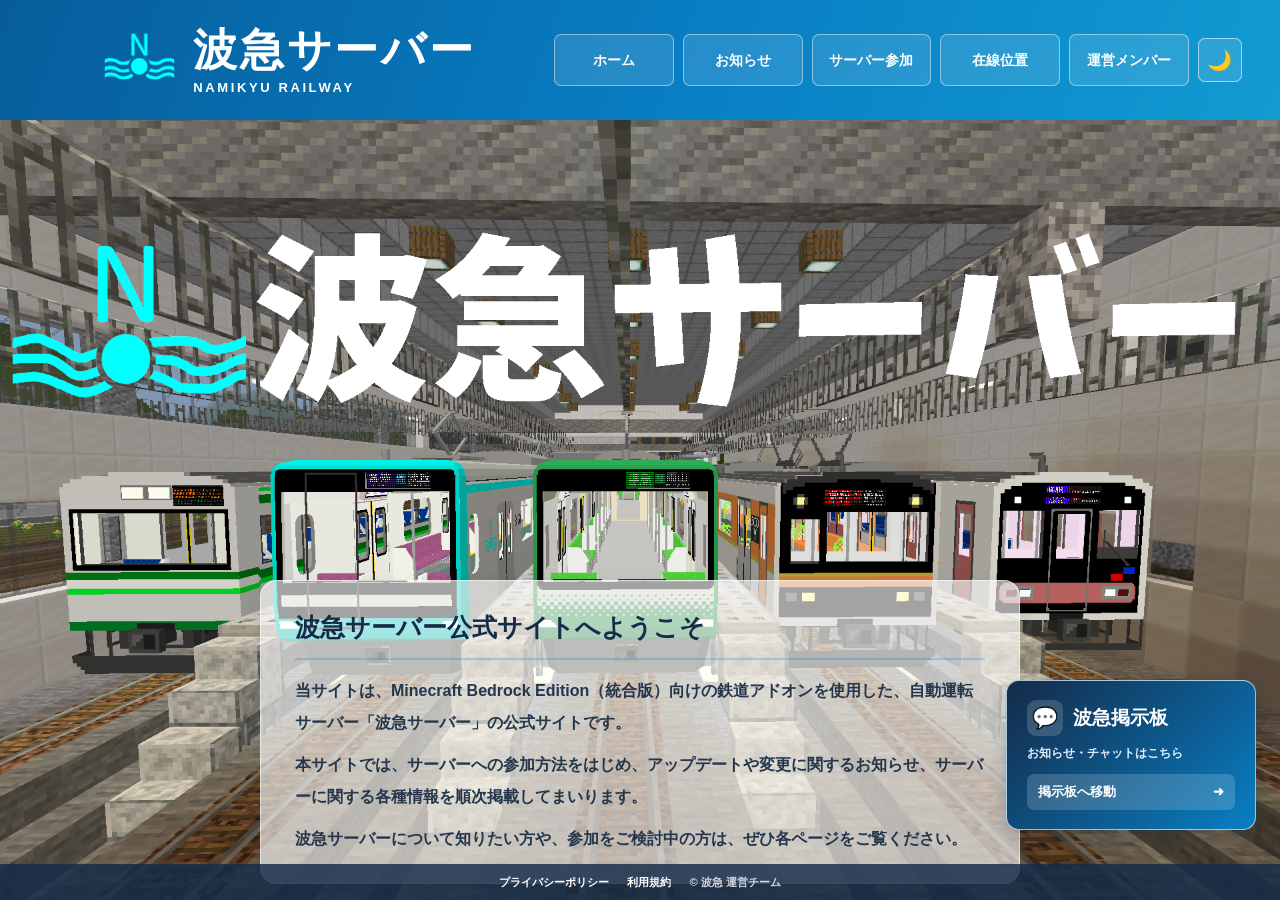
<file: index.html>
<!DOCTYPE html>
<html lang="ja" data-theme-static="true">
<head>
<meta charset="UTF-8">
<meta name="viewport" content="width=device-width,initial-scale=1.0">
<meta name="robots" content="index,follow">
<meta name="google-site-verification" content="OgdOiFK8J-IvJJC7Yw8ErgrqXUTRoY-m3VhkNkmrBRI" />
<meta name="theme-color" content="#142B49">
<title>ホーム | 波急サーバー</title>
<link rel="icon" href="./icon.png">
<link rel="apple-touch-icon" href="./icon.png">

<link rel="stylesheet" href="./theme.css">
<script src="./theme.js" defer></script>

<style>
*{box-sizing:border-box}

html,body{
width:100%;
height:100%;
margin:0;
padding:0;
overflow:hidden;
font-family:"Yu Gothic UI","Meiryo",sans-serif;
color:#24364b;
background:#eef2f7
}

/* ヘッダー */
.header{
width:100%;
height:120px;
padding:8px 3%;
display:flex;
align-items:center;
justify-content:space-between;
gap:18px;
overflow:hidden;
background:linear-gradient(110deg,#075d9b 0,#087fc4 55%,#129bd2 100%)
}

.header-top{
display:flex;
align-items:center;
justify-content:center;
gap:14px;
flex:0 1 42%;
min-width:0
}

.logo{
display:block;
width:80px;
height:80px;
object-fit:contain;
flex-shrink:0
}

.brand-text{
display:flex;
flex-direction:column;
justify-content:center;
min-width:0
}

.brand-title{
margin:0;
color:#fff;
font-size:clamp(30px,3.5vw,44px);
font-weight:800;
letter-spacing:.06em;
line-height:1.15;
white-space:nowrap
}

.brand-subtitle{
margin-top:5px;
color:#fff;
font-size:13px;
font-weight:600;
letter-spacing:.2em;
white-space:nowrap
}

/* ナビゲーション */
.navigation{
display:flex;
justify-content:center;
align-items:center;
flex:1 1 58%;
min-width:0;
gap:9px
}

.navigation a{
display:flex;
justify-content:center;
align-items:center;
flex:1 1 0;
min-width:0;
height:52px;
padding:8px 7px;
color:#fff;
text-decoration:none;
font-size:clamp(11px,1.1vw,15px);
font-weight:700;
white-space:nowrap;
border:1px solid rgba(255,255,255,.45);
border-radius:7px;
background:rgba(255,255,255,.12);
transition:background .2s
}

.navigation a:hover{
background:rgba(255,255,255,.28)
}

/* メイン画像 */
.hero{
position:relative;
width:100%;
height:calc(100vh - 120px);
height:calc(100dvh - 120px);
overflow:hidden;
background:#dce8f2
}

.hero-image{
position:absolute;
z-index:0;
top:0;
left:0;
width:100%;
height:100%;
display:block;
object-fit:cover;
object-position:center
}

/* 紹介文 */
.description-box{
position:absolute;
z-index:5;
left:50%;
bottom:2%;
transform:translateX(-50%);
width:min(760px,calc(100% - 60px));
padding:28px 34px;
background:rgba(255,255,255,.64);
border:1px solid rgba(255,255,255,.5);
border-radius:16px;
box-shadow:0 5px 20px rgba(20,43,73,.08);
color:#142b49
}

.description-title{
margin:0 0 15px;
padding-bottom:12px;
border-bottom:2px solid rgba(8,127,196,.25);
color:#142b49;
font-size:25px;
font-weight:700;
line-height:1.5
}

.description-text{
margin:0;
color:#24364b;
font-size:16px;
font-weight:600;
line-height:2;
overflow-wrap:break-word
}

.description-text p{
margin:0 0 10px
}

.description-text p:last-child{
margin-bottom:0
}

/* 掲示板への移動ボタン */
.board-link{
position:absolute;
z-index:6;
right:max(24px,calc((100% - 760px)/2 - 280px));
bottom:9%;
width:250px;
padding:19px 20px;
display:flex;
flex-direction:column;
gap:9px;
color:#fff;
text-decoration:none;
background:linear-gradient(135deg,#142b49,#087fc4);
border:1px solid rgba(255,255,255,.65);
border-radius:13px;
box-shadow:0 5px 18px rgba(20,43,73,.25);
transition:transform .2s,box-shadow .2s,filter .2s
}

.board-link:hover{
transform:translateY(-4px);
box-shadow:0 9px 24px rgba(20,43,73,.35);
filter:brightness(1.1)
}

.board-link:active{
transform:scale(.97)
}

.board-link-heading{
display:flex;
align-items:center;
gap:10px;
font-size:19px;
font-weight:800
}

.board-link-icon{
width:36px;
height:36px;
display:flex;
align-items:center;
justify-content:center;
flex-shrink:0;
font-size:21px;
background:rgba(255,255,255,.16);
border-radius:9px
}

.board-link-description{
font-size:12px;
font-weight:600;
color:#dceeff
}

.board-link-action{
display:flex;
justify-content:space-between;
align-items:center;
margin-top:3px;
padding:9px 11px;
font-size:13px;
font-weight:800;
border-radius:7px;
background:rgba(255,255,255,.17)
}

/* テーマ切り替え */
.navigation .theme-toggle{
display:flex;
align-items:center;
justify-content:center;
flex:0 0 44px;
width:44px;
height:44px;
padding:0;
color:#fff;
font-size:20px;
font-weight:700;
border:1px solid rgba(255,255,255,.55);
border-radius:7px;
background:rgba(255,255,255,.12);
cursor:pointer;
transition:background .2s,transform .2s
}

.navigation .theme-toggle:hover{
background:rgba(255,255,255,.28)
}

.navigation .theme-toggle:active{
transform:scale(.95)
}

/* フッター */
.site-footer{
position:absolute;
z-index:7;
left:0;
bottom:0;
width:100%;
min-height:36px;
padding:7px 12px;
display:flex;
justify-content:center;
align-items:center;
gap:18px;
flex-wrap:wrap;
background:rgba(20,43,73,.82);
color:#fff;
font-size:11px;
font-weight:600
}

.site-footer a{
color:#fff;
text-decoration:none;
transition:opacity .2s
}

.site-footer a:hover{
text-decoration:underline;
opacity:.8
}

.footer-copy{
opacity:.8
}

/* タブレット */
@media(max-width:1100px){
.board-link{
right:18px;
width:215px;
padding:15px
}

.board-link-heading{
font-size:17px
}
}

/* 小さめ画面 */
@media(max-width:900px){
.description-box{
width:calc(100% - 36px);
padding:20px 22px
}

.description-title{
font-size:21px
}

.description-text{
font-size:14px;
line-height:1.85
}

.board-link{
right:18px;
bottom:auto;
top:18px;
width:205px;
padding:13px
}

.board-link-heading{
font-size:16px
}

.board-link-icon{
width:30px;
height:30px;
font-size:18px
}

.board-link-description{
font-size:11px
}

.board-link-action{
padding:7px 9px;
font-size:12px
}
}

/* スマートフォン */
@media(max-width:650px){
.header{
height:150px;
flex-direction:column;
justify-content:center;
gap:8px;
padding:6px 2%
}

.header-top{
flex:0 0 auto;
gap:8px
}

.logo{
width:48px;
height:48px
}

.brand-title{
font-size:25px
}

.brand-subtitle{
font-size:9px
}

.navigation{
width:100%;
flex:0 0 auto;
gap:5px
}

.navigation a{
height:42px;
padding:5px 3px;
font-size:10px
}

.navigation .theme-toggle{
flex-basis:36px;
width:36px;
height:38px;
font-size:18px
}

.hero{
height:calc(100vh - 150px);
height:calc(100dvh - 150px)
}

.description-box{
bottom:45px;
width:calc(100% - 24px);
padding:15px 17px;
border-radius:12px
}

.description-title{
margin-bottom:10px;
padding-bottom:8px;
font-size:18px
}

.description-text{
font-size:12px;
line-height:1.75
}

.description-text p{
margin-bottom:7px
}

.board-link{
top:12px;
right:12px;
width:175px;
padding:10px;
gap:6px;
border-radius:10px
}

.board-link-heading{
font-size:14px;
gap:7px
}

.board-link-icon{
width:27px;
height:27px;
font-size:16px
}

.board-link-description{
font-size:10px
}

.board-link-action{
font-size:11px;
padding:6px 8px
}

.site-footer{
min-height:38px;
gap:12px;
padding:7px 5px;
font-size:10px
}
}

/* 画面の高さが低い場合 */
@media(max-height:650px) and (min-width:651px){
.description-box{
bottom:38px;
padding:18px 26px
}

.description-title{
margin-bottom:8px;
padding-bottom:7px;
font-size:21px
}

.description-text{
font-size:14px;
line-height:1.7
}

.description-text p{
margin-bottom:5px
}
}
</style>
</head>

<body>

<header class="header">

<div class="header-top">
<img class="logo" src="./icon.png" alt="波急電鉄ロゴ">

<div class="brand-text">
<h1 class="brand-title">波急サーバー</h1>
<div class="brand-subtitle">NAMIKYU RAILWAY</div>
</div>
</div>

<nav class="navigation">
<a href="./index.html">ホーム</a>
<a href="./news.html">お知らせ</a>
<a href="./join.html">サーバー参加</a>
<a href="./status.html">在線位置</a>
<a href="./staff.html">運営メンバー</a>

<button class="theme-toggle" type="button"
data-theme-toggle aria-label="ダークモードに切り替え">
🌙
</button>
</nav>

</header>

<main class="hero">

<img src="./home.png"
alt="波急サーバーのメイン画像"
class="hero-image">

<section class="description-box">

<h2 class="description-title">
波急サーバー公式サイトへようこそ
</h2>

<div class="description-text">
<p>当サイトは、Minecraft Bedrock Edition（統合版）向けの鉄道アドオンを使用した、自動運転サーバー「波急サーバー」の公式サイトです。</p>

<p>本サイトでは、サーバーへの参加方法をはじめ、アップデートや変更に関するお知らせ、サーバーに関する各種情報を順次掲載してまいります。</p>

<p>波急サーバーについて知りたい方や、参加をご検討中の方は、ぜひ各ページをご覧ください。</p>
</div>

</section>

<!-- 掲示板への移動ボタン -->
<a href="./board.html" class="board-link">

<div class="board-link-heading">
<span class="board-link-icon">💬</span>
<span>波急掲示板</span>
</div>

<div class="board-link-description">
お知らせ・チャットはこちら
</div>

<div class="board-link-action">
<span>掲示板へ移動</span>
<span>➜</span>
</div>

</a>

<!-- プライバシーポリシー・利用規約 -->
<footer class="site-footer">

<a href="./privacy.html">プライバシーポリシー</a>

<a href="./terms.html">利用規約</a>

<span class="footer-copy">
© 波急 運営チーム
</span>

</footer>

</main>

</body>
</html>
</file>
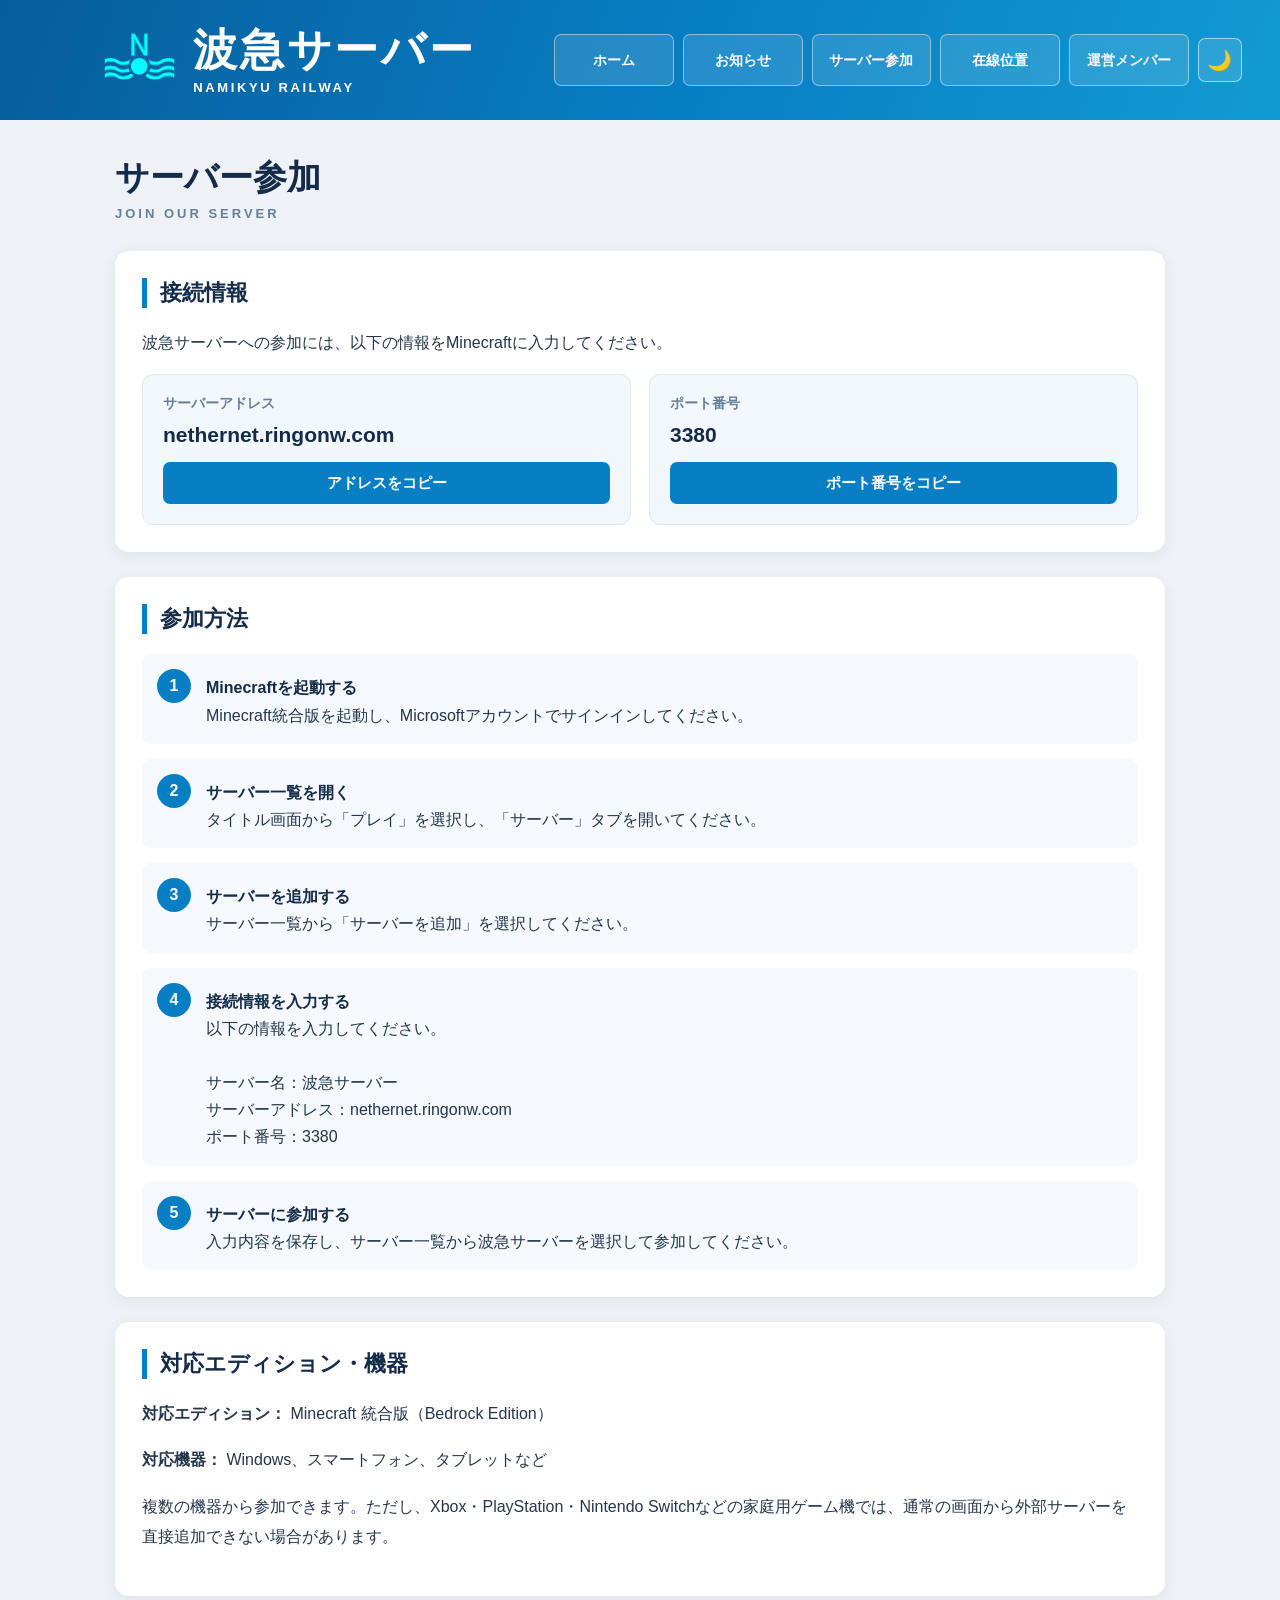
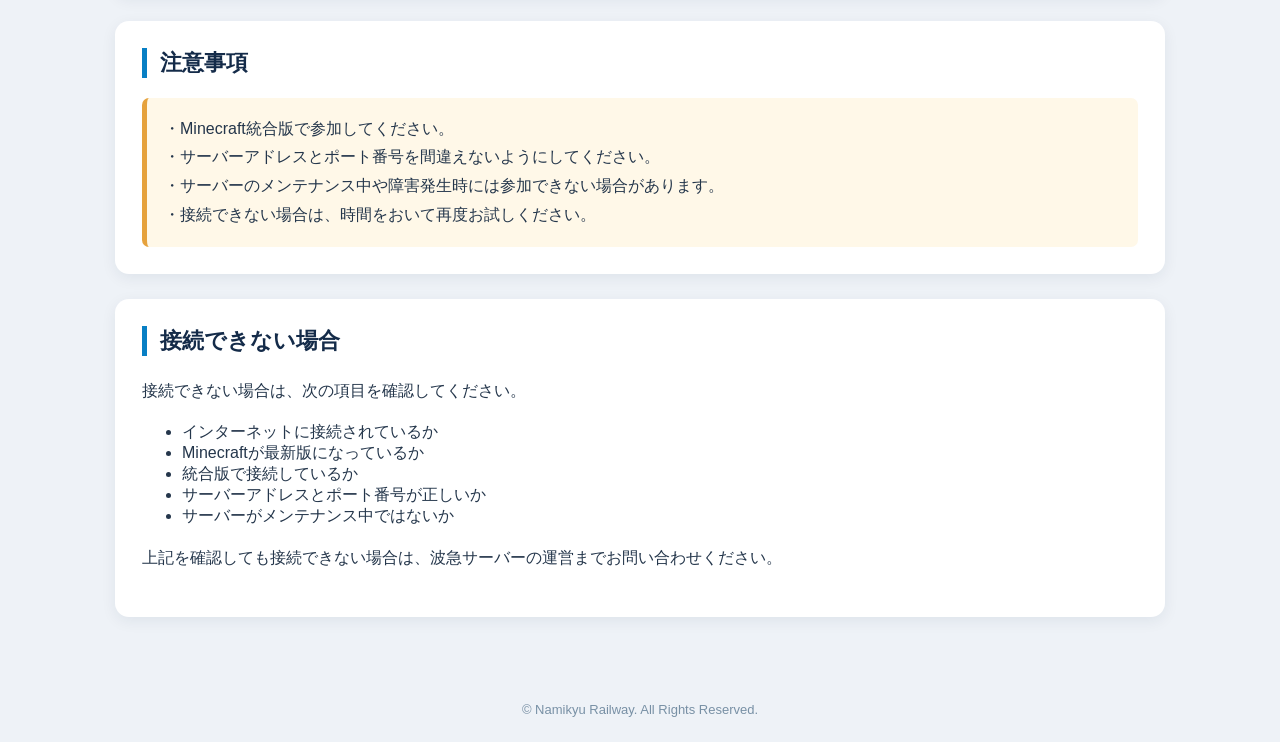
<file: join.html>
<!DOCTYPE html>
<html lang="ja">
<head>
<meta charset="UTF-8">
<meta name="viewport" content="width=device-width,initial-scale=1.0">
<meta name="robots" content="noindex,nofollow">
<link rel="icon" type="image/png" href="./icon.png">
<title>サーバー参加 | 波急サーバー</title>

<!-- 共通テーマファイル -->
<link rel="stylesheet" href="./theme.css">
<script src="./theme.js" defer></script>

<style>
*{box-sizing:border-box}
html{min-height:100%;scroll-behavior:smooth}
body{margin:0;min-height:100vh;background:#eef2f7;color:#24364b;font-family:"Yu Gothic UI","Meiryo",sans-serif}
.header{width:100%;height:120px;padding:8px 3%;display:flex;align-items:center;justify-content:space-between;gap:18px;overflow:hidden;background:linear-gradient(110deg,#075d9b 0,#087fc4 55%,#129bd2 100%)}
.header-top{display:flex;align-items:center;justify-content:center;gap:14px;flex:0 1 42%;min-width:0}
.logo{display:block;width:80px;height:80px;object-fit:contain;flex-shrink:0}
.brand-text{display:flex;flex-direction:column;justify-content:center;min-width:0}
.brand-title{margin:0;color:#fff;font-size:clamp(30px,3.5vw,44px);font-weight:800;letter-spacing:.06em;line-height:1.15;white-space:nowrap}
.brand-subtitle{margin-top:5px;color:#fff;font-size:13px;font-weight:600;letter-spacing:.2em;white-space:nowrap}
.navigation{display:flex;justify-content:center;align-items:center;flex:1 1 58%;min-width:0;gap:9px}
.navigation a{display:flex;justify-content:center;align-items:center;flex:1 1 0;min-width:0;height:52px;padding:8px 7px;color:#fff;text-decoration:none;font-size:clamp(11px,1.1vw,15px);font-weight:700;white-space:nowrap;border:1px solid rgba(255,255,255,.45);border-radius:7px;background:rgba(255,255,255,.12);transition:background .2s}
.navigation a:hover{background:rgba(255,255,255,.28)}

/* テーマ切り替えボタン */
.navigation .theme-toggle{
display:flex;
align-items:center;
justify-content:center;
flex:0 0 44px;
width:44px;
height:44px;
padding:0;
color:#fff;
font-size:20px;
font-weight:700;
border:1px solid rgba(255,255,255,.55);
border-radius:7px;
background:rgba(255,255,255,.12);
cursor:pointer;
transition:background .2s,transform .2s;
}
.navigation .theme-toggle:hover{background:rgba(255,255,255,.28)}
.navigation .theme-toggle:active{transform:scale(.95)}

main{width:min(100% - 40px,1050px);margin:35px auto 60px}
.page-heading{margin-bottom:30px}
.page-heading h1{margin:0;color:#142b49;font-size:34px}
.page-heading p{margin:5px 0 0;color:#668098;font-size:13px;letter-spacing:3px;font-weight:700}
.section{margin-bottom:25px;padding:27px;background:#fff;border-radius:14px;box-shadow:0 4px 15px rgba(20,43,73,.07)}
.section h2{margin:0 0 20px;padding-left:13px;border-left:5px solid #087fc4;color:#142b49;font-size:22px}
.section p{line-height:1.9}
.connection-card{display:grid;grid-template-columns:1fr 1fr;gap:18px}
.connection-item{padding:20px;background:#f2f7fc;border:1px solid #dce8f2;border-radius:11px}
.connection-label{margin-bottom:10px;color:#668098;font-size:14px;font-weight:700}
.connection-value{margin-bottom:15px;color:#142b49;font-size:21px;font-weight:700;overflow-wrap:anywhere}
.copy-button{width:100%;min-height:42px;border:none;border-radius:7px;background:#087fc4;color:#fff;font-size:15px;font-weight:700;cursor:pointer}
.copy-button:hover{background:#075d9b}
.step{display:flex;align-items:flex-start;gap:15px;padding:15px;background:#f5f8fc;border-radius:9px}
.steps{display:flex;flex-direction:column;gap:15px}
.step-number{width:34px;height:34px;flex-shrink:0;display:flex;align-items:center;justify-content:center;border-radius:50%;background:#087fc4;color:#fff;font-weight:700}
.step-text{padding-top:5px;line-height:1.7}
.step-text strong{color:#142b49}
.notice{padding:17px;background:#fff8e8;border-left:5px solid #e6a23c;border-radius:7px;line-height:1.8}
.footer{padding:25px 15px;text-align:center;color:#7890a5;font-size:13px}

@media(max-width:650px){
.header{height:150px;flex-direction:column;justify-content:center;gap:8px;padding:6px 2%}
.header-top{flex:0 0 auto;gap:8px}
.logo{width:48px;height:48px}
.brand-title{font-size:25px}
.brand-subtitle{font-size:9px}
.navigation{width:100%;flex:0 0 auto;gap:5px}
.navigation a{height:42px;padding:5px 3px;font-size:10px}
.navigation .theme-toggle{
flex-basis:36px;
width:36px;
height:38px;
font-size:18px;
}
}
@media(max-width:900px){
main{width:calc(100% - 24px);margin-top:25px}
.page-heading h1{font-size:28px}
.section{padding:20px 16px}
}
@media(max-width:480px){
.connection-card{grid-template-columns:1fr}
.connection-value{font-size:18px}
}
</style>
</head>

<body>
<header class="header">
<div class="header-top">
<img class="logo" src="./icon.png" alt="波急電鉄ロゴ">
<div class="brand-text">
<h1 class="brand-title">波急サーバー</h1>
<div class="brand-subtitle">NAMIKYU RAILWAY</div>
</div>
</div>

<nav class="navigation">
<a href="./index.html">ホーム</a>
<a href="./news.html">お知らせ</a>
<a href="./join.html">サーバー参加</a>
<a href="./status.html">在線位置</a>
<a href="./staff.html">運営メンバー</a>

<button class="theme-toggle" type="button"
data-theme-toggle aria-label="ダークモードに切り替え">
🌙
</button>
</nav>
</header>

<main>
<div class="page-heading">
<h1>サーバー参加</h1>
<p>JOIN OUR SERVER</p>
</div>

<section class="section">
<h2>接続情報</h2>
<p>波急サーバーへの参加には、以下の情報をMinecraftに入力してください。</p>

<div class="connection-card">
<div class="connection-item">
<div class="connection-label">サーバーアドレス</div>
<div class="connection-value" id="serverAddress">nethernet.ringonw.com</div>
<button class="copy-button" type="button" data-copy="nethernet.ringonw.com">アドレスをコピー</button>
</div>

<div class="connection-item">
<div class="connection-label">ポート番号</div>
<div class="connection-value" id="serverPort">3380</div>
<button class="copy-button" type="button" data-copy="3380">ポート番号をコピー</button>
</div>
</div>
</section>

<section class="section">
<h2>参加方法</h2>
<div class="steps">
<div class="step">
<div class="step-number">1</div>
<div class="step-text"><strong>Minecraftを起動する</strong><br>Minecraft統合版を起動し、Microsoftアカウントでサインインしてください。</div>
</div>

<div class="step">
<div class="step-number">2</div>
<div class="step-text"><strong>サーバー一覧を開く</strong><br>タイトル画面から「プレイ」を選択し、「サーバー」タブを開いてください。</div>
</div>

<div class="step">
<div class="step-number">3</div>
<div class="step-text"><strong>サーバーを追加する</strong><br>サーバー一覧から「サーバーを追加」を選択してください。</div>
</div>

<div class="step">
<div class="step-number">4</div>
<div class="step-text"><strong>接続情報を入力する</strong><br>以下の情報を入力してください。<br><br>サーバー名：波急サーバー<br>サーバーアドレス：nethernet.ringonw.com<br>ポート番号：3380</div>
</div>

<div class="step">
<div class="step-number">5</div>
<div class="step-text"><strong>サーバーに参加する</strong><br>入力内容を保存し、サーバー一覧から波急サーバーを選択して参加してください。</div>
</div>
</div>
</section>

<section class="section">
<h2>対応エディション・機器</h2>
<p><strong>対応エディション：</strong> Minecraft 統合版（Bedrock Edition）</p>
<p><strong>対応機器：</strong> Windows、スマートフォン、タブレットなど</p>
<p>複数の機器から参加できます。ただし、Xbox・PlayStation・Nintendo Switchなどの家庭用ゲーム機では、通常の画面から外部サーバーを直接追加できない場合があります。</p>
</section>

<section class="section">
<h2>注意事項</h2>
<div class="notice">・Minecraft統合版で参加してください。<br>・サーバーアドレスとポート番号を間違えないようにしてください。<br>・サーバーのメンテナンス中や障害発生時には参加できない場合があります。<br>・接続できない場合は、時間をおいて再度お試しください。</div>
</section>

<section class="section">
<h2>接続できない場合</h2>
<p>接続できない場合は、次の項目を確認してください。</p>
<ul>
<li>インターネットに接続されているか</li>
<li>Minecraftが最新版になっているか</li>
<li>統合版で接続しているか</li>
<li>サーバーアドレスとポート番号が正しいか</li>
<li>サーバーがメンテナンス中ではないか</li>
</ul>
<p>上記を確認しても接続できない場合は、波急サーバーの運営までお問い合わせください。</p>
</section>
</main>

<footer class="footer">© Namikyu Railway. All Rights Reserved.</footer>

<script>
document.querySelectorAll("[data-copy]").forEach(function(button){
button.addEventListener("click",async function(){
const value=button.getAttribute("data-copy");
const originalText=button.textContent;

try{
if(navigator.clipboard&&window.isSecureContext){
await navigator.clipboard.writeText(value);
}else{
const textarea=document.createElement("textarea");
textarea.value=value;
textarea.style.position="fixed";
textarea.style.left="-9999px";
document.body.appendChild(textarea);
textarea.select();
const copied=document.execCommand("copy");
document.body.removeChild(textarea);

if(!copied){
throw new Error("コピーに失敗しました");
}
}

button.textContent="コピーしました！";
button.disabled=true;

setTimeout(function(){
button.textContent=originalText;
button.disabled=false;
},1500);

}catch(error){
window.prompt("以下の文字列をコピーしてください。",value);
}
});
});
</script>
</body>
</html>
</file>
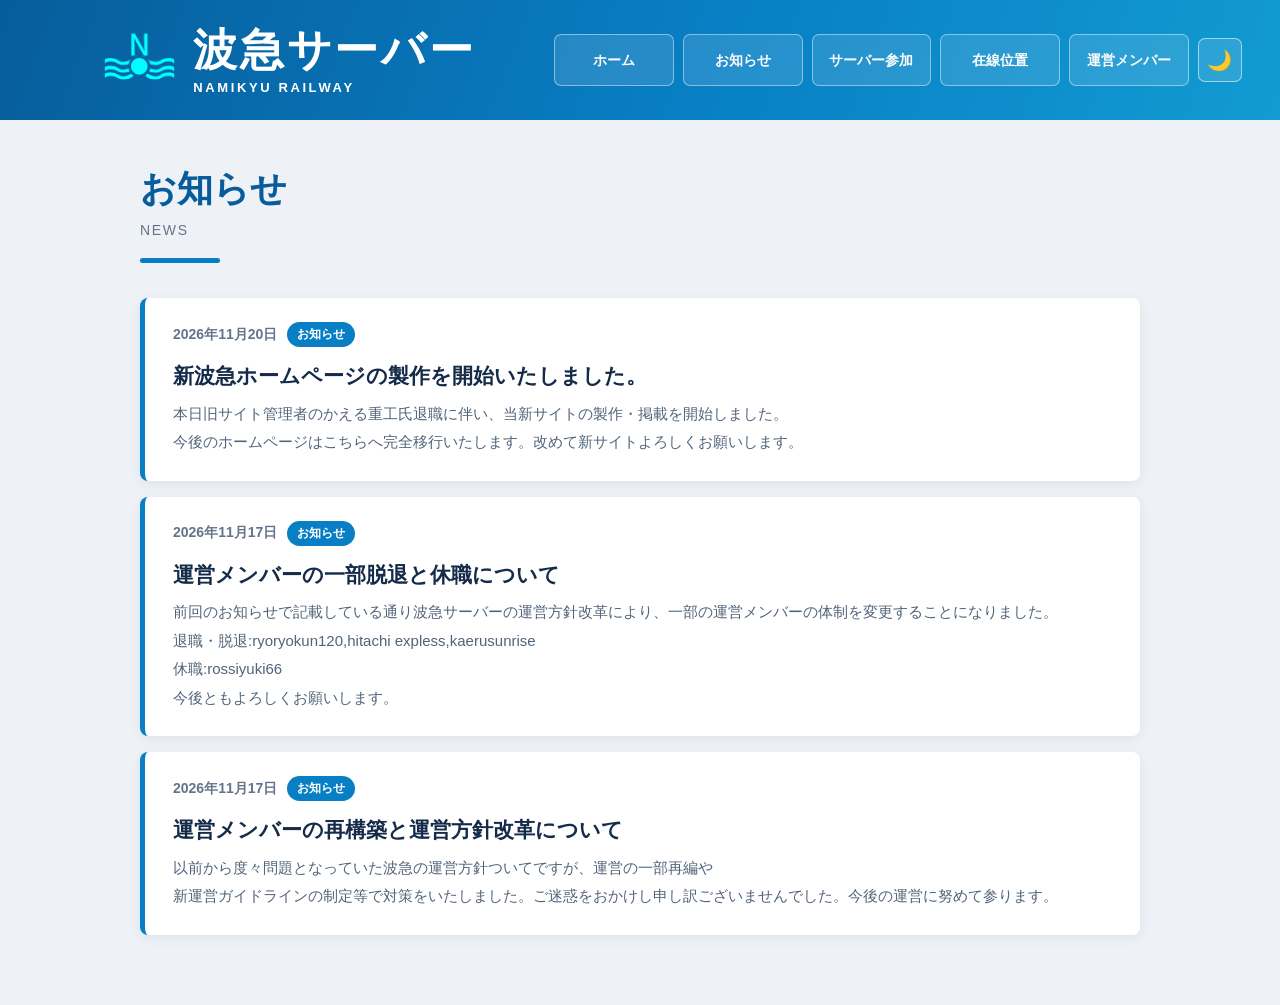
<file: news.html>
<!DOCTYPE html>
<html lang="ja">
<head>
<meta charset="UTF-8">
<meta name="viewport" content="width=device-width,initial-scale=1.0">
<title>お知らせ | 波急電鉄</title>
<meta name="robots" content="noindex,nofollow">
<meta name="description" content="波急電鉄からのお知らせ">
<link rel="icon" href="./icon.png">
<link rel="apple-touch-icon" href="./icon.png">

<!-- 共通テーマファイル -->
<link rel="stylesheet" href="./theme.css">
<script src="./theme.js" defer></script>

<style>
*{box-sizing:border-box}
body{margin:0;font-family:"Yu Gothic UI","Meiryo",sans-serif;color:#24364b;background:#eef2f7}
.header{width:100%;height:120px;padding:8px 3%;display:flex;align-items:center;justify-content:space-between;gap:18px;overflow:hidden;background:linear-gradient(110deg,#075d9b 0,#087fc4 55%,#129bd2 100%)}
.header-top{display:flex;align-items:center;justify-content:center;gap:14px;flex:0 1 42%;min-width:0}
.logo{display:block;width:80px;height:80px;object-fit:contain;flex-shrink:0}
.brand-text{display:flex;flex-direction:column;justify-content:center;min-width:0}
.brand-title{margin:0;color:#fff;font-size:clamp(30px,3.5vw,44px);font-weight:800;letter-spacing:.06em;line-height:1.15;white-space:nowrap}
.brand-subtitle{margin-top:5px;color:#fff;font-size:13px;font-weight:600;letter-spacing:.2em;white-space:nowrap}
.navigation{display:flex;justify-content:center;align-items:center;flex:1 1 58%;min-width:0;gap:9px}
.navigation a{display:flex;justify-content:center;align-items:center;flex:1 1 0;min-width:0;height:52px;padding:8px 7px;color:#fff;text-decoration:none;font-size:clamp(11px,1.1vw,15px);font-weight:700;white-space:nowrap;border:1px solid rgba(255,255,255,.45);border-radius:7px;background:rgba(255,255,255,.12);transition:background .2s}
.navigation a:hover{background:rgba(255,255,255,.28)}

/* テーマ切り替えボタン */
.navigation .theme-toggle{
display:flex;
align-items:center;
justify-content:center;
flex:0 0 44px;
width:44px;
height:44px;
padding:0;
color:#fff;
font-size:20px;
font-weight:700;
border:1px solid rgba(255,255,255,.55);
border-radius:7px;
background:rgba(255,255,255,.12);
cursor:pointer;
transition:background .2s,transform .2s;
}
.navigation .theme-toggle:hover{background:rgba(255,255,255,.28)}
.navigation .theme-toggle:active{transform:scale(.95)}

.main{width:min(100% - 40px,1000px);margin:45px auto 70px}
.page-title{margin:0;color:#075d9b;font-size:36px;font-weight:800}
.page-subtitle{margin-top:8px;color:#64748b;font-size:14px;letter-spacing:.12em}
.title-line{width:80px;height:5px;margin:20px 0 35px;border-radius:10px;background:#087fc4}
.news-list{display:flex;flex-direction:column;gap:16px}
.news-item{padding:24px 28px;border-left:5px solid #087fc4;border-radius:8px;background:#fff;box-shadow:0 3px 12px rgba(20,43,73,.07)}
.news-information{display:flex;align-items:center;flex-wrap:wrap;gap:10px}
.news-date{color:#64748b;font-size:14px;font-weight:600}
.news-category{display:inline-block;padding:4px 10px;color:#fff;font-size:12px;font-weight:700;border-radius:20px;background:#087fc4}
.news-heading{margin:13px 0 8px;color:#142b49;font-size:21px;font-weight:800;line-height:1.5}
.news-description{margin:0;color:#52647a;font-size:15px;line-height:1.9;white-space:pre-wrap;overflow-wrap:anywhere}
.empty{padding:45px 20px;color:#64748b;text-align:center;border-radius:8px;background:#fff}

@media(max-width:650px){
.header{height:150px;flex-direction:column;justify-content:center;gap:8px;padding:6px 2%}
.header-top{flex:0 0 auto;gap:8px}
.logo{width:48px;height:48px}
.brand-title{font-size:25px}
.brand-subtitle{font-size:9px}
.navigation{width:100%;flex:0 0 auto;gap:5px}
.navigation a{height:42px;padding:5px 3px;font-size:10px}
.navigation .theme-toggle{
flex-basis:36px;
width:36px;
height:38px;
font-size:18px;
}
.main{width:calc(100% - 28px);margin:30px auto 45px}
.page-title{font-size:29px}
.news-item{padding:20px}
.news-heading{font-size:18px}
.news-description{font-size:14px}
}
</style>
</head>

<body>
<header class="header">
<div class="header-top">
<img class="logo" src="./icon.png" alt="波急電鉄ロゴ">
<div class="brand-text">
<h1 class="brand-title">波急サーバー</h1>
<div class="brand-subtitle">NAMIKYU RAILWAY</div>
</div>
</div>

<nav class="navigation">
<a href="./index.html">ホーム</a>
<a href="./news.html">お知らせ</a>
<a href="./join.html">サーバー参加</a>
<a href="./status.html">在線位置</a>
<a href="./staff.html">運営メンバー</a>

<button class="theme-toggle" type="button"
data-theme-toggle aria-label="ダークモードに切り替え">
🌙
</button>
</nav>
</header>

<main class="main">
<h2 class="page-title">お知らせ</h2>
<div class="page-subtitle">NEWS</div>
<div class="title-line"></div>
<section class="news-list" id="newsList" aria-label="お知らせ一覧"></section>
</main>

<script>
// お知らせ設定：新しいお知らせは配列の先頭に追加
// date:日付 / category:カテゴリー / title:タイトル / content:本文

const newsData=[
{
date:"2026年11月20日",
category:"お知らせ",
title:"新波急ホームページの製作を開始いたしました。",
content:"本日旧サイト管理者のかえる重工氏退職に伴い、当新サイトの製作・掲載を開始しました。\n今後のホームページはこちらへ完全移行いたします。改めて新サイトよろしくお願いします。"
},
{
date:"2026年11月17日",
category:"お知らせ",
title:"運営メンバーの一部脱退と休職について",
content:"前回のお知らせで記載している通り波急サーバーの運営方針改革により、一部の運営メンバーの体制を変更することになりました。\n退職・脱退:ryoryokun120,hitachi expless,kaerusunrise\n休職:rossiyuki66\n今後ともよろしくお願いします。"
},
{
date:"2026年11月17日",
category:"お知らせ",
title:"運営メンバーの再構築と運営方針改革について",
content:"以前から度々問題となっていた波急の運営方針ついてですが、運営の一部再編や\n新運営ガイドラインの制定等で対策をいたしました。ご迷惑をおかけし申し訳ございませんでした。今後の運営に努めて参ります。"
}
];

const newsList=document.getElementById("newsList");

function displayNews(){
newsList.replaceChildren();

if(newsData.length===0){
const empty=document.createElement("div");
empty.className="empty";
empty.textContent="現在、お知らせはありません。";
newsList.appendChild(empty);
return;
}

newsData.forEach((news)=>{
const article=document.createElement("article");
article.className="news-item";

const information=document.createElement("div");
information.className="news-information";

const date=document.createElement("span");
date.className="news-date";
date.textContent=news.date;

const category=document.createElement("span");
category.className="news-category";
category.textContent=news.category;

const heading=document.createElement("h3");
heading.className="news-heading";
heading.textContent=news.title;

const description=document.createElement("p");
description.className="news-description";
description.textContent=news.content;

information.appendChild(date);
information.appendChild(category);
article.appendChild(information);
article.appendChild(heading);
article.appendChild(description);
newsList.appendChild(article);
});
}

displayNews();
</script>
</body>
</html>
</file>
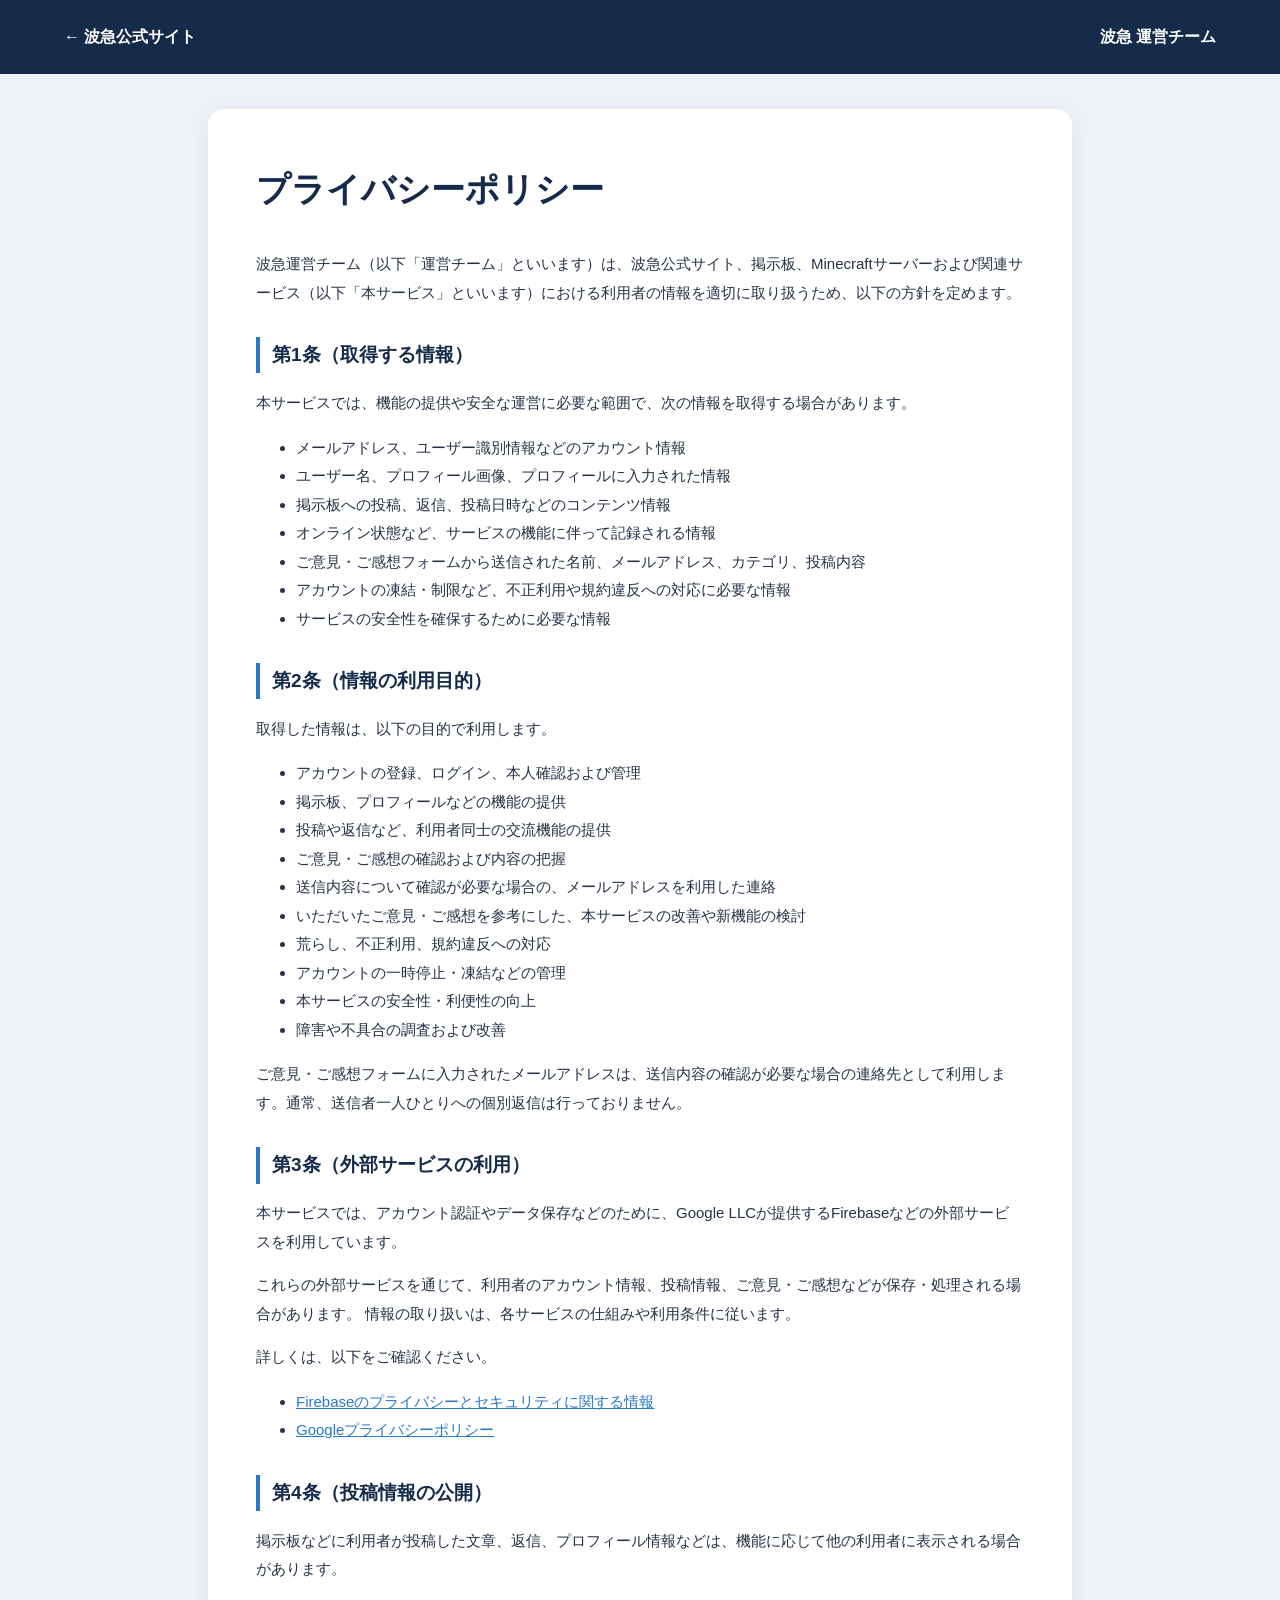
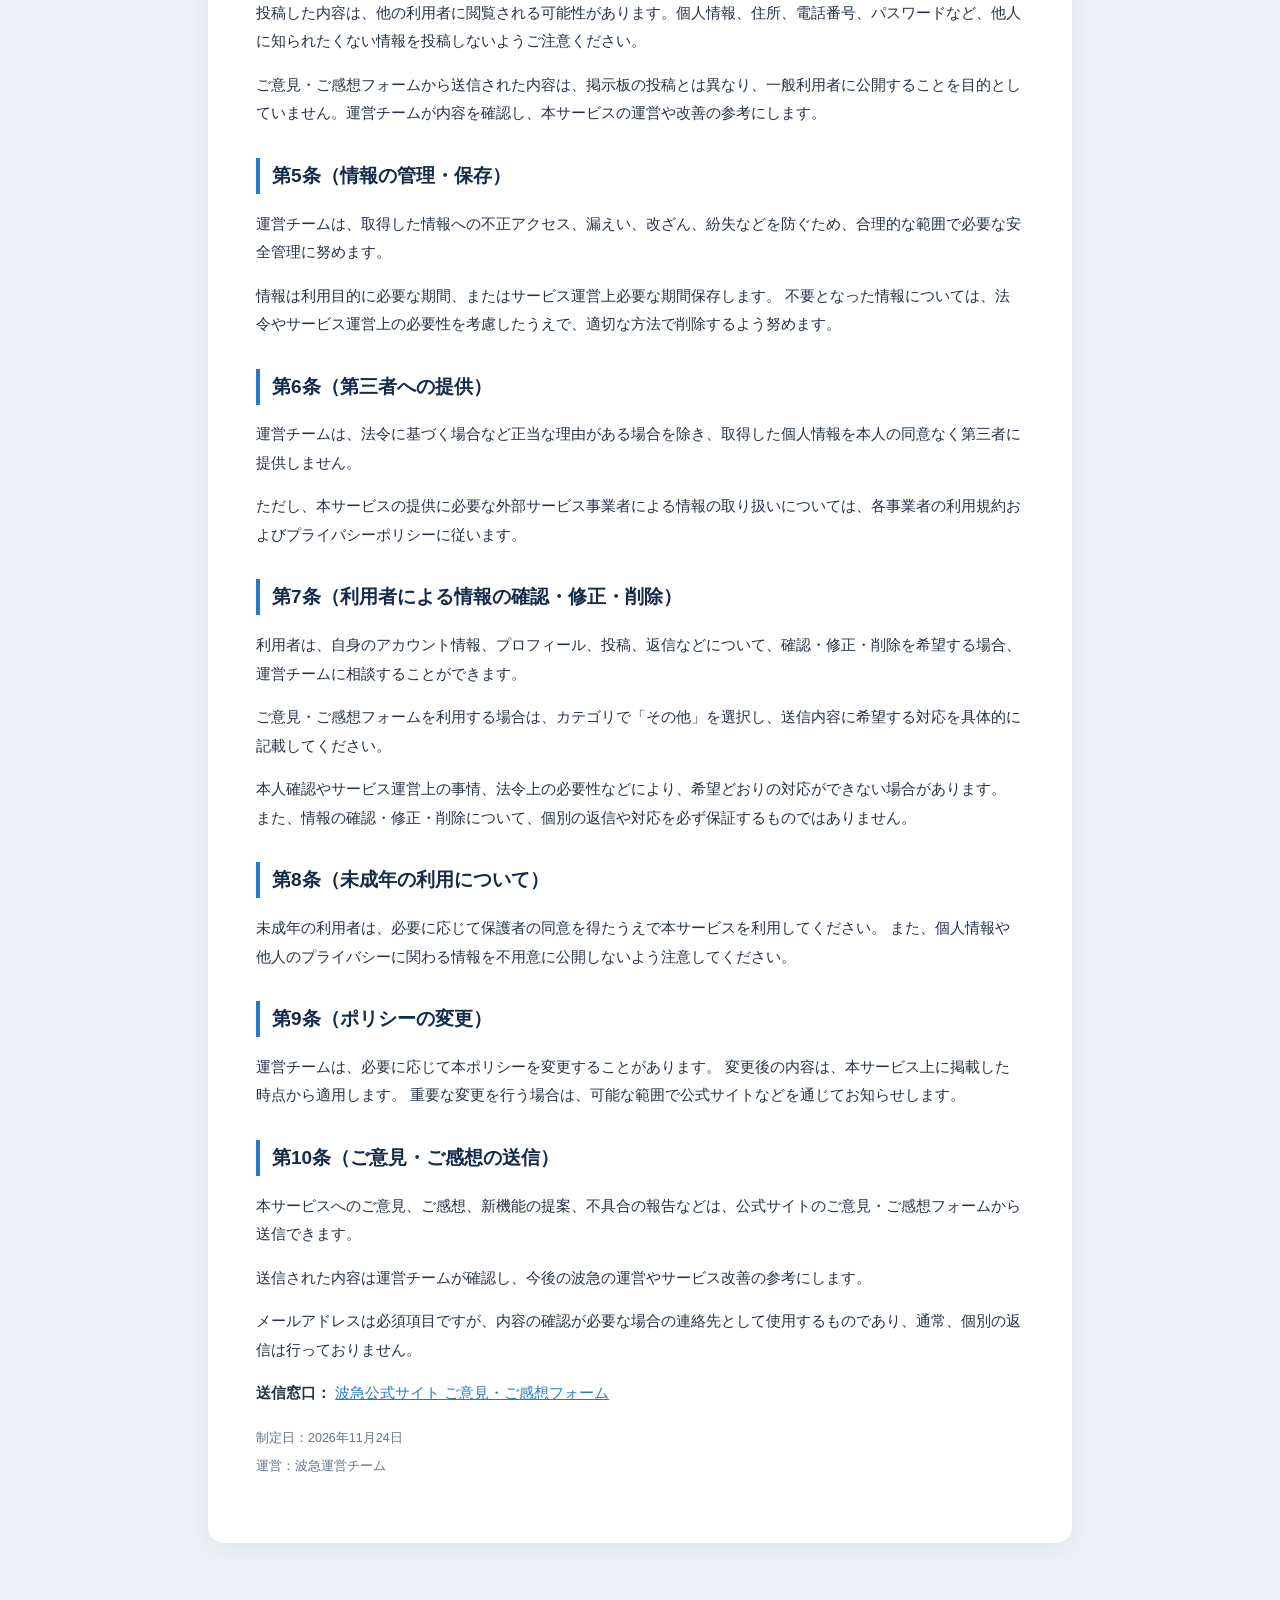
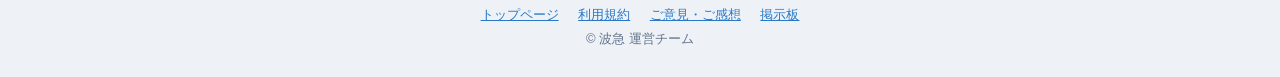
<file: privacy.html>
<!DOCTYPE html>
<html lang="ja">
<head>
<meta charset="UTF-8">
<meta name="viewport" content="width=device-width,initial-scale=1">
<meta name="theme-color" content="#142B49">
<title>プライバシーポリシー | 波急公式サイト</title>
<link rel="icon" href="./icon.png">
<style>
*{box-sizing:border-box}
body{margin:0;font-family:"Yu Gothic UI","Meiryo",sans-serif;background:#eef2f7;color:#253247;line-height:1.9}
header{background:#142b49;color:white;padding:22px 5%;display:flex;align-items:center;justify-content:space-between;gap:15px;flex-wrap:wrap}
header a{color:white;text-decoration:none;font-weight:bold}
main{max-width:900px;margin:35px auto;padding:0 18px}
article{background:white;border-radius:16px;padding:clamp(22px,5vw,48px);box-shadow:0 5px 24px #142b4912}
h1{font-size:clamp(25px,4vw,34px);color:#142b49;margin-top:0}
h2{font-size:19px;color:#142b49;margin-top:30px;border-left:4px solid #2878c8;padding-left:12px}
p,li{font-size:15px}
a{color:#2878c8}
small{color:#64748b}
footer{text-align:center;padding:25px;color:#64748b;font-size:13px}
footer a{margin:0 8px}
</style>
</head>

<body>

<header>
<a href="./index.html">← 波急公式サイト</a>
<strong>波急 運営チーム</strong>
</header>

<main>
<article>

<h1>プライバシーポリシー</h1>

<p>
波急運営チーム（以下「運営チーム」といいます）は、波急公式サイト、掲示板、Minecraftサーバーおよび関連サービス（以下「本サービス」といいます）における利用者の情報を適切に取り扱うため、以下の方針を定めます。
</p>

<h2>第1条（取得する情報）</h2>

<p>
本サービスでは、機能の提供や安全な運営に必要な範囲で、次の情報を取得する場合があります。
</p>

<ul>
<li>メールアドレス、ユーザー識別情報などのアカウント情報</li>
<li>ユーザー名、プロフィール画像、プロフィールに入力された情報</li>
<li>掲示板への投稿、返信、投稿日時などのコンテンツ情報</li>
<li>オンライン状態など、サービスの機能に伴って記録される情報</li>
<li>ご意見・ご感想フォームから送信された名前、メールアドレス、カテゴリ、投稿内容</li>
<li>アカウントの凍結・制限など、不正利用や規約違反への対応に必要な情報</li>
<li>サービスの安全性を確保するために必要な情報</li>
</ul>

<h2>第2条（情報の利用目的）</h2>

<p>取得した情報は、以下の目的で利用します。</p>

<ul>
<li>アカウントの登録、ログイン、本人確認および管理</li>
<li>掲示板、プロフィールなどの機能の提供</li>
<li>投稿や返信など、利用者同士の交流機能の提供</li>
<li>ご意見・ご感想の確認および内容の把握</li>
<li>送信内容について確認が必要な場合の、メールアドレスを利用した連絡</li>
<li>いただいたご意見・ご感想を参考にした、本サービスの改善や新機能の検討</li>
<li>荒らし、不正利用、規約違反への対応</li>
<li>アカウントの一時停止・凍結などの管理</li>
<li>本サービスの安全性・利便性の向上</li>
<li>障害や不具合の調査および改善</li>
</ul>

<p>
ご意見・ご感想フォームに入力されたメールアドレスは、送信内容の確認が必要な場合の連絡先として利用します。通常、送信者一人ひとりへの個別返信は行っておりません。
</p>

<h2>第3条（外部サービスの利用）</h2>

<p>
本サービスでは、アカウント認証やデータ保存などのために、Google LLCが提供するFirebaseなどの外部サービスを利用しています。
</p>

<p>
これらの外部サービスを通じて、利用者のアカウント情報、投稿情報、ご意見・ご感想などが保存・処理される場合があります。
情報の取り扱いは、各サービスの仕組みや利用条件に従います。
</p>

<p>
詳しくは、以下をご確認ください。
</p>

<ul>
<li><a href="https://firebase.google.com/support/privacy" target="_blank" rel="noopener noreferrer">Firebaseのプライバシーとセキュリティに関する情報</a></li>
<li><a href="https://policies.google.com/privacy" target="_blank" rel="noopener noreferrer">Googleプライバシーポリシー</a></li>
</ul>

<h2>第4条（投稿情報の公開）</h2>

<p>
掲示板などに利用者が投稿した文章、返信、プロフィール情報などは、機能に応じて他の利用者に表示される場合があります。
</p>

<p>
投稿した内容は、他の利用者に閲覧される可能性があります。個人情報、住所、電話番号、パスワードなど、他人に知られたくない情報を投稿しないようご注意ください。
</p>

<p>
ご意見・ご感想フォームから送信された内容は、掲示板の投稿とは異なり、一般利用者に公開することを目的としていません。運営チームが内容を確認し、本サービスの運営や改善の参考にします。
</p>

<h2>第5条（情報の管理・保存）</h2>

<p>
運営チームは、取得した情報への不正アクセス、漏えい、改ざん、紛失などを防ぐため、合理的な範囲で必要な安全管理に努めます。
</p>

<p>
情報は利用目的に必要な期間、またはサービス運営上必要な期間保存します。
不要となった情報については、法令やサービス運営上の必要性を考慮したうえで、適切な方法で削除するよう努めます。
</p>

<h2>第6条（第三者への提供）</h2>

<p>
運営チームは、法令に基づく場合など正当な理由がある場合を除き、取得した個人情報を本人の同意なく第三者に提供しません。
</p>

<p>
ただし、本サービスの提供に必要な外部サービス事業者による情報の取り扱いについては、各事業者の利用規約およびプライバシーポリシーに従います。
</p>

<h2>第7条（利用者による情報の確認・修正・削除）</h2>

<p>
利用者は、自身のアカウント情報、プロフィール、投稿、返信などについて、確認・修正・削除を希望する場合、運営チームに相談することができます。
</p>

<p>
ご意見・ご感想フォームを利用する場合は、カテゴリで「その他」を選択し、送信内容に希望する対応を具体的に記載してください。
</p>

<p>
本人確認やサービス運営上の事情、法令上の必要性などにより、希望どおりの対応ができない場合があります。
また、情報の確認・修正・削除について、個別の返信や対応を必ず保証するものではありません。
</p>

<h2>第8条（未成年の利用について）</h2>

<p>
未成年の利用者は、必要に応じて保護者の同意を得たうえで本サービスを利用してください。
また、個人情報や他人のプライバシーに関わる情報を不用意に公開しないよう注意してください。
</p>

<h2>第9条（ポリシーの変更）</h2>

<p>
運営チームは、必要に応じて本ポリシーを変更することがあります。
変更後の内容は、本サービス上に掲載した時点から適用します。
重要な変更を行う場合は、可能な範囲で公式サイトなどを通じてお知らせします。
</p>

<h2>第10条（ご意見・ご感想の送信）</h2>

<p>
本サービスへのご意見、ご感想、新機能の提案、不具合の報告などは、公式サイトのご意見・ご感想フォームから送信できます。
</p>

<p>
送信された内容は運営チームが確認し、今後の波急の運営やサービス改善の参考にします。
</p>

<p>
メールアドレスは必須項目ですが、内容の確認が必要な場合の連絡先として使用するものであり、通常、個別の返信は行っておりません。
</p>

<p>
<strong>送信窓口：</strong>
<a href="./contact.html">波急公式サイト ご意見・ご感想フォーム</a>
</p>

<p>
<small>
制定日：2026年11月24日<br>
運営：波急運営チーム
</small>
</p>

</article>
</main>

<footer>
<a href="./index.html">トップページ</a>
<a href="./terms.html">利用規約</a>
<a href="./contact.html">ご意見・ご感想</a>
<a href="./board.html">掲示板</a>
<br>
© 波急 運営チーム
</footer>

</body>
</html>
</file>
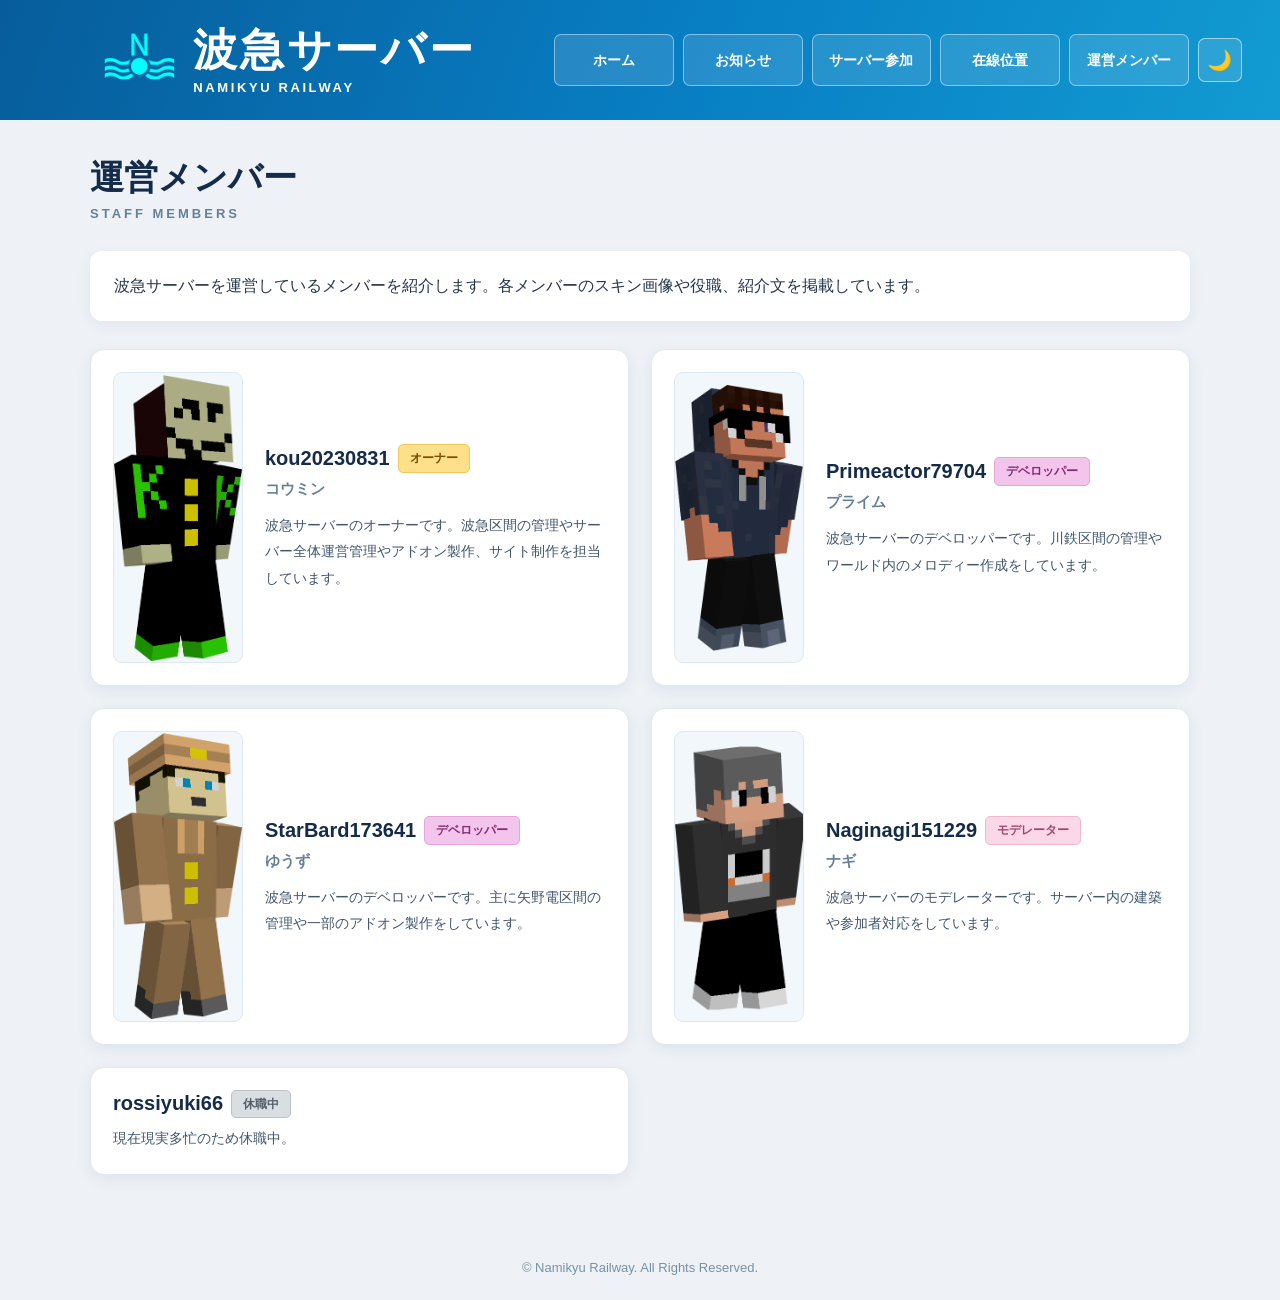
<file: staff.html>
<!DOCTYPE html>
<html lang="ja">
<head>
<meta charset="UTF-8">
<meta name="viewport" content="width=device-width,initial-scale=1.0">
<meta name="robots" content="noindex,nofollow">
<link rel="icon" type="image/png" href="./icon.png">

<!-- 共通テーマ設定 -->
<link rel="stylesheet" href="./theme.css">
<script src="./theme.js" defer></script>

<title>運営メンバー | 波急サーバー</title>
<style>
*{box-sizing:border-box}
html{min-height:100%;scroll-behavior:smooth}
body{margin:0;min-height:100vh;background:#eef2f7;color:#24364b;font-family:"Yu Gothic UI","Meiryo",sans-serif}
.header{width:100%;height:120px;padding:8px 3%;display:flex;align-items:center;justify-content:space-between;gap:18px;overflow:hidden;background:linear-gradient(110deg,#075d9b 0,#087fc4 55%,#129bd2 100%)}
.header-top{display:flex;align-items:center;justify-content:center;gap:14px;flex:0 1 42%;min-width:0}
.logo{display:block;width:80px;height:80px;object-fit:contain;flex-shrink:0}
.brand-text{display:flex;flex-direction:column;justify-content:center;min-width:0}
.brand-title{margin:0;color:#fff;font-size:clamp(30px,3.5vw,44px);font-weight:800;letter-spacing:.06em;line-height:1.15;white-space:nowrap}
.brand-subtitle{margin-top:5px;color:#fff;font-size:13px;font-weight:600;letter-spacing:.2em;white-space:nowrap}
.navigation{display:flex;justify-content:center;align-items:center;flex:1 1 58%;min-width:0;gap:9px}
.navigation a{display:flex;justify-content:center;align-items:center;flex:1 1 0;min-width:0;height:52px;padding:8px 7px;color:#fff;text-decoration:none;font-size:clamp(11px,1.1vw,15px);font-weight:700;white-space:nowrap;border:1px solid rgba(255,255,255,.45);border-radius:7px;background:rgba(255,255,255,.12);transition:background .2s}
.navigation a:hover{background:rgba(255,255,255,.28)}

/* テーマ切り替えボタン */
.navigation .theme-toggle{
  flex:0 0 44px;
  width:44px;
  height:44px;
  padding:0;
  display:flex;
  align-items:center;
  justify-content:center;
  color:#fff;
  font-size:20px;
  font-weight:700;
  border:1px solid rgba(255,255,255,.55);
  border-radius:7px;
  background:rgba(255,255,255,.12);
  cursor:pointer;
  transition:background .2s,transform .2s;
}
.navigation .theme-toggle:hover{background:rgba(255,255,255,.28)}
.navigation .theme-toggle:active{transform:scale(.95)}

main{width:min(1100px,calc(100% - 40px));margin:35px auto 60px}
.page-heading{margin-bottom:30px}
.page-heading h1{margin:0;color:#142b49;font-size:34px}
.page-heading p{margin:5px 0 0;color:#668098;font-size:13px;letter-spacing:3px;font-weight:700}
.intro{margin-bottom:28px;padding:20px 24px;background:#fff;border-radius:12px;box-shadow:0 4px 15px rgba(20,43,73,.06);line-height:1.9}
.staff-list{display:grid;grid-template-columns:repeat(2,minmax(0,1fr));gap:22px}
.staff-card{display:flex;align-items:center;gap:22px;min-width:0;padding:22px;background:#fff;border:1px solid #e0e8f0;border-radius:14px;box-shadow:0 4px 15px rgba(20,43,73,.07)}
.skin-frame{width:130px;flex:0 0 130px;aspect-ratio:289/646;display:flex;align-items:center;justify-content:center;overflow:hidden;background:#f2f7fc;border:1px solid #dce8f2;border-radius:9px}
.skin-image{display:block;width:100%;height:100%;object-fit:contain}
.staff-info{min-width:0;flex:1}
.staff-identity{display:flex;align-items:center;flex-wrap:wrap;gap:8px;margin-bottom:7px}
.staff-name{margin:0;color:#142b49;font-size:20px;font-weight:800;overflow-wrap:anywhere}
.staff-display-name{margin:0 0 13px;color:#668098;font-size:15px;font-weight:700}
.role-badge{display:inline-flex;align-items:center;justify-content:center;flex-shrink:0;padding:5px 11px;border-radius:5px;font-size:12px;font-weight:800;line-height:1.4;white-space:nowrap}
.role-owner{color:#795000;background:#ffe08a;border:1px solid #f1c85d}
.role-developer{color:#842c73;background:#f3c4ec;border:1px solid #e5a5d9}
.role-moderator{color:#a34470;background:#fbd8e7;border:1px solid #efb8cf}
.role-leave{color:#555f69;background:#d9dee3;border:1px solid #b9c1c9}
.staff-description{margin:0;color:#40566d;font-size:14px;line-height:1.9;overflow-wrap:anywhere}
.footer{padding:25px 15px;text-align:center;color:#7890a5;font-size:13px}

@media(max-width:900px){
.staff-list{grid-template-columns:1fr}
main{width:calc(100% - 24px);margin-top:25px}
.page-heading h1{font-size:28px}
}
@media(max-width:650px){
.header{height:150px;flex-direction:column;justify-content:center;gap:8px;padding:6px 2%}
.header-top{flex:0 0 auto;gap:8px}
.logo{width:48px;height:48px}
.brand-title{font-size:25px}
.brand-subtitle{font-size:9px}
.navigation{width:100%;flex:0 0 auto;gap:5px}
.navigation a{height:42px;padding:5px 3px;font-size:10px}
.navigation .theme-toggle{
  flex-basis:36px;
  width:36px;
  height:38px;
  font-size:18px;
}
}
@media(max-width:480px){
.staff-card{gap:15px;padding:15px}
.skin-frame{width:105px;flex-basis:105px}
.staff-name{font-size:17px}
.staff-display-name{font-size:14px;margin-bottom:10px}
.staff-description{font-size:13px}
.intro{padding:17px}
.role-badge{padding:4px 9px;font-size:11px}
}
</style>
</head>
<body>
<header class="header">
<div class="header-top">
<img class="logo" src="./icon.png" alt="波急電鉄ロゴ">
<div class="brand-text">
<h1 class="brand-title">波急サーバー</h1>
<div class="brand-subtitle">NAMIKYU RAILWAY</div>
</div>
</div>

<nav class="navigation">
<a href="./index.html">ホーム</a>
<a href="./news.html">お知らせ</a>
<a href="./join.html">サーバー参加</a>
<a href="./status.html">在線位置</a>
<a href="./staff.html">運営メンバー</a>

<button class="theme-toggle" type="button"
        data-theme-toggle
        aria-label="ダークモードに切り替え">
  🌙
</button>
</nav>
</header>

<main>
<div class="page-heading">
<h1>運営メンバー</h1>
<p>STAFF MEMBERS</p>
</div>

<div class="intro">
波急サーバーを運営しているメンバーを紹介します。各メンバーのスキン画像や役職、紹介文を掲載しています。
</div>

<div class="staff-list">

<!-- 1人目：コウミン -->
<section class="staff-card">
<div class="skin-frame">
<img class="skin-image" src="./kou20230831.png" alt="kou20230831のスキン" width="289" height="646">
</div>
<div class="staff-info">
<div class="staff-identity">
<h2 class="staff-name">kou20230831</h2>
<span class="role-badge role-owner">オーナー</span>
</div>
<p class="staff-display-name">コウミン</p>
<p class="staff-description">波急サーバーのオーナーです。波急区間の管理やサーバー全体運営管理やアドオン製作、サイト制作を担当しています。</p>
</div>
</section>

<!-- 2人目：プライム -->
<section class="staff-card">
<div class="skin-frame">
<img class="skin-image" src="./primeactor79704.png" alt="Primeactor79704のスキン" width="289" height="646">
</div>
<div class="staff-info">
<div class="staff-identity">
<h2 class="staff-name">Primeactor79704</h2>
<span class="role-badge role-developer">デベロッパー</span>
</div>
<p class="staff-display-name">プライム</p>
<p class="staff-description">波急サーバーのデベロッパーです。川鉄区間の管理やワールド内のメロディー作成をしています。</p>
</div>
</section>

<!-- 3人目：ゆうず -->
<section class="staff-card">
<div class="skin-frame">
<img class="skin-image" src="./starbard173641.png" alt="StarBard173641のスキン" width="289" height="646">
</div>
<div class="staff-info">
<div class="staff-identity">
<h2 class="staff-name">StarBard173641</h2>
<span class="role-badge role-developer">デベロッパー</span>
</div>
<p class="staff-display-name">ゆうず</p>
<p class="staff-description">波急サーバーのデベロッパーです。主に矢野電区間の管理や一部のアドオン製作をしています。</p>
</div>
</section>

<!-- 4人目：ナギ -->
<section class="staff-card">
<div class="skin-frame">
<img class="skin-image" src="./naginagi151229.png" alt="Naginagi151229のスキン" width="289" height="646">
</div>
<div class="staff-info">
<div class="staff-identity">
<h2 class="staff-name">Naginagi151229</h2>
<span class="role-badge role-moderator">モデレーター</span>
</div>
<p class="staff-display-name">ナギ</p>
<p class="staff-description">波急サーバーのモデレーターです。サーバー内の建築や参加者対応をしています。</p>
</div>
</section>

<!-- 5人目：rossiyuki66（休職中・スキン画像なし） -->
<section class="staff-card">
<div class="staff-info">
<div class="staff-identity">
<h2 class="staff-name">rossiyuki66</h2>
<span class="role-badge role-leave">休職中</span>
</div>
<p class="staff-description">現在現実多忙のため休職中。</p>
</div>
</section>

</div>
</main>

<footer class="footer">© Namikyu Railway. All Rights Reserved.</footer>
</body>
</html>
</file>
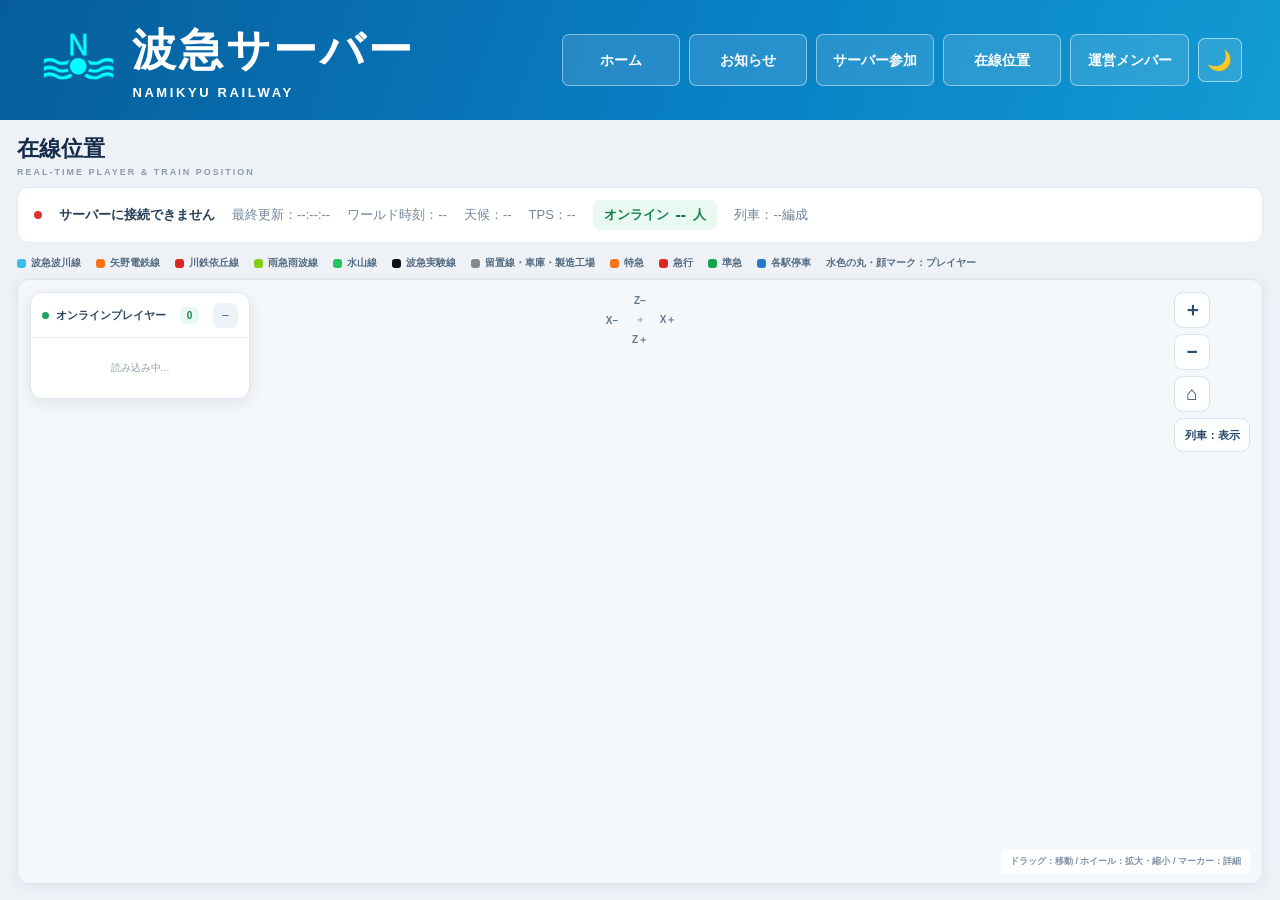
<file: status.html>
<!DOCTYPE html>
<html lang="ja">
<head>
<meta charset="UTF-8">
<meta name="viewport" content="width=device-width,initial-scale=1">
<meta name="robots" content="noindex,nofollow">
<meta name="theme-color" content="#087fc4">
<link rel="icon" href="./icon.png">
<link rel="stylesheet" href="./theme.css">
<script src="./theme.js" defer></script>
<title>在線位置 | 波急サーバー</title>
<style>
*{box-sizing:border-box}
img,image{-webkit-user-drag:none;user-drag:none}
html,body{width:100%;height:100%;margin:0}
body{-webkit-user-select:none;user-select:none;-webkit-touch-callout:none;overflow:hidden;font-family:"Yu Gothic UI","Meiryo",sans-serif;color:#24364b;background:#eef2f7}
.header{height:120px;min-height:120px;padding:8px 3%;display:flex;align-items:center;justify-content:space-between;gap:18px;background:linear-gradient(110deg,#075d9b,#087fc4 55%,#129bd2)}
.header-top{display:flex;align-items:center;gap:14px;flex:0 1 42%;min-width:0}
.logo{width:80px;height:80px;object-fit:contain}
.brand-text{min-width:0}
.brand-title{margin:0;color:#fff;font-size:clamp(30px,3.5vw,44px);font-weight:800;letter-spacing:.06em;white-space:nowrap}
.brand-subtitle{margin-top:5px;color:#fff;font-size:13px;font-weight:600;letter-spacing:.2em}
.navigation{display:flex;align-items:center;justify-content:center;flex:1;gap:9px;min-width:0}
.navigation a{display:flex;align-items:center;justify-content:center;flex:1;min-width:0;height:52px;padding:8px 7px;color:#fff;text-decoration:none;font-size:clamp(11px,1.1vw,15px);font-weight:700;white-space:nowrap;border:1px solid #ffffff73;border-radius:7px;background:#ffffff1f}
.navigation a:hover,.theme-toggle:hover{background:#ffffff47}
.theme-toggle{width:44px;height:44px;flex-shrink:0;color:#fff;font-size:20px;border:1px solid #ffffff8c;border-radius:7px;background:#ffffff1f;cursor:pointer}
main{height:calc(100dvh - 120px);padding:14px 17px 16px;display:flex;flex-direction:column;min-height:0;overflow:hidden}
h2{margin:0;color:#142b49;font-size:22px;font-weight:850}
.subtitle{margin:3px 0 10px;color:#8a9bad;font-size:9px;font-weight:700;letter-spacing:2px}
.status{display:flex;align-items:center;flex-wrap:wrap;gap:9px 17px;padding:12px 16px;margin-bottom:9px;background:#fff;border:1px solid #e1e9f1;border-radius:11px;font-size:13px;color:#71859a}
.status strong{color:#263e58}
.dot{width:8px;height:8px;border-radius:50%;background:#999;flex-shrink:0}
.dot.online{background:#20a464;box-shadow:0 0 0 4px #20a4641c}
.dot.offline{background:#d33}
.online-count{display:inline-flex;align-items:center;gap:7px;padding:6px 11px;border-radius:7px;background:#e9f8f0;color:#16834e;font-weight:800}
.online-count strong{font-size:16px;color:#117746}
.legend{display:flex;flex-wrap:wrap;gap:8px 15px;margin:4px 0 9px;font-size:10px;font-weight:650;color:#536b82}
.legend span{display:flex;align-items:center;gap:5px}
.legend i{width:9px;height:9px;border-radius:3px}
#mapArea{position:relative;flex:1;min-height:0;overflow:hidden;border:1px solid #dce5ed;border-radius:12px;background:#f5f8fb;box-shadow:0 3px 14px #142b4910}
#map{display:block;width:100%;height:100%;cursor:grab;touch-action:none}
#map.dragging{cursor:grabbing}
.grid-line{stroke:#dce5ed;stroke-width:1;vector-effect:non-scaling-stroke;pointer-events:none}
.route-line{fill:none;stroke-width:32;stroke-linecap:round;stroke-linejoin:round;pointer-events:none}
.route-wave{stroke:#38bfe8}
.route-yano{stroke:#f97316}
.route-kawatei{stroke:#dc2626}
.route-rain{stroke:#84cc16}
.route-mizuyama{stroke:#22c55e}
.route-depot{stroke:#888;stroke-width:21}
.route-experiment{stroke:#111;stroke-width:25}
.route-factory{stroke:#888;stroke-width:22}
.station-dot{fill:#fff;stroke-width:12;pointer-events:none}
.station-wave{stroke:#38bfe8}
.station-yano{stroke:#f97316}
.station-kawatei{stroke:#dc2626}
.station-rain{stroke:#84cc16}
.station-mizuyama{stroke:#22c55e}
.station-depot,.station-factory{stroke:#888}
.station-experiment{stroke:#111}
.station-label{fill:#111827;stroke:#f5f8fb;stroke-width:3px;paint-order:stroke fill;font-family:"Noto Sans JP","Yu Gothic UI",Meiryo,sans-serif;font-weight:800;text-anchor:start;pointer-events:none}
.station-label-end{text-anchor:end}
.station-reading{font-weight:600}
.station-label-vertical{font-weight:850}
.station-reading-vertical{font-weight:650}
.player-halo{fill:#38bfe8;fill-opacity:.17;stroke:#38bfe8;stroke-opacity:.38;stroke-width:12;pointer-events:none}
.player-halo-core{fill:#38bfe8;fill-opacity:.2;pointer-events:none}
.player-link{stroke:#38bfe8;stroke-width:14;stroke-opacity:.7;stroke-linecap:round;pointer-events:none}
.train-marker,.player-marker{cursor:pointer;pointer-events:all;outline:none}
.train-marker:focus-visible,.player-marker:focus-visible{filter:drop-shadow(0 0 4px #087fc4)}
.train-visual{pointer-events:none;filter:drop-shadow(0 1px 1.5px #142b4933)}
.train-hit-area{fill:transparent;stroke:transparent;pointer-events:all}
.train-label{fill:#fff;stroke:#26364a66;stroke-width:1.2px;paint-order:stroke fill;font-weight:900;text-anchor:middle;dominant-baseline:central;pointer-events:none}
.player-name-background{fill:#fff;fill-opacity:.94;stroke:#dce5ed;stroke-width:1;pointer-events:none}
.player-name-label{fill:#263e58;stroke:#fff;stroke-width:3px;paint-order:stroke fill;font-weight:800;text-anchor:middle;dominant-baseline:central;pointer-events:none}
.compass{position:absolute;top:10px;left:50%;transform:translateX(-50%);z-index:3;display:grid;grid-template-columns:28px 28px 28px;grid-template-rows:20px 20px 20px;align-items:center;justify-items:center;pointer-events:none;color:#60778e;font-size:10px;font-weight:850;text-shadow:0 1px 3px #fff}
.north{grid-column:2;grid-row:1}
.west{grid-column:1;grid-row:2}
.center{grid-column:2;grid-row:2;color:#9aabba}
.east{grid-column:3;grid-row:2}
.south{grid-column:2;grid-row:3}
.map-controls{position:absolute;right:12px;top:12px;z-index:5;display:flex;flex-direction:column;gap:6px}
.map-controls button{width:36px;height:36px;border:1px solid #d8e2ec;border-radius:9px;background:#fffffff2;color:#284967;font-size:19px;font-weight:800;cursor:pointer}
.map-controls .train-toggle{width:76px;height:34px;padding:4px;font-size:11px;white-space:nowrap}
.map-controls .train-toggle[aria-pressed="false"]{background:#e8edf2;color:#71859a}
.map-help{position:absolute;right:12px;bottom:9px;z-index:2;padding:6px 9px;border-radius:6px;background:#ffffffdf;color:#8093a5;font-size:9px;font-weight:650;pointer-events:none}
.player-panel{position:absolute;left:12px;top:12px;z-index:5;width:220px;max-height:calc(100% - 24px);display:flex;flex-direction:column;background:#fffffff5;border:1px solid #dce5ed;border-radius:12px;box-shadow:0 4px 16px #142b491b;overflow:hidden}
.player-panel.collapsed{width:135px}
.player-panel-head{min-height:45px;display:flex;align-items:center;justify-content:space-between;gap:8px;padding:0 11px;border-bottom:1px solid #e8eef4;color:#29445f;font-size:11px;font-weight:850}
.player-panel-heading{display:flex;align-items:center;gap:7px;min-width:0}
.player-panel-heading:before{content:"";width:7px;height:7px;border-radius:50%;background:#20a464}
.player-panel-count{padding:3px 7px;border-radius:6px;background:#e9f8f0;color:#16834e;font-size:10px;font-weight:900}
.player-panel-head button{width:25px;height:25px;border:0;border-radius:6px;background:#edf3f8;color:#55718b;cursor:pointer}
.player-list{padding:6px;overflow-y:auto;min-height:0}
.player-row{display:flex;align-items:center;gap:9px;width:100%;padding:7px;margin-bottom:3px;border:1px solid transparent;border-radius:8px;background:transparent;text-align:left;color:#334d67;font-size:11px;cursor:pointer}
.player-row:hover{background:#edf6fc;border-color:#dcecf8}
.player-row img{width:31px;height:31px;flex-shrink:0;image-rendering:pixelated;border-radius:7px;background:#edf2f6}
.player-row-info{min-width:0;display:flex;flex-direction:column;align-items:flex-start;gap:5px}
.player-row-name{font-weight:850;overflow-wrap:anywhere}
.player-role-badge{display:inline-flex;align-items:center;width:max-content;max-width:100%;padding:3px 8px;border-radius:5px;font-size:9px;font-weight:800;white-space:nowrap;border:1px solid transparent}
.role-owner{color:#795000;background:#ffe08a;border-color:#f1c85d}
.role-developer{color:#842c73;background:#f3c4ec;border-color:#e5a5d9}
.role-moderator{color:#a34470;background:#fbd8e7;border-color:#efb8cf}
.role-participant{color:#555f69;background:#d9dee3;border-color:#b9c1c9}
.player-empty{padding:17px 8px;color:#91a0ae;font-size:10px;text-align:center}
.player-panel.collapsed .player-list{display:none}
.modal{position:fixed;inset:0;z-index:20;display:none;align-items:center;justify-content:center;padding:18px;background:#0d1f327a;backdrop-filter:blur(4px)}
.modal.open{display:flex}
.modal-card{width:min(460px,100%);max-height:85vh;overflow:auto;padding:21px;background:#fff;border:1px solid #dce5ed;border-radius:15px;box-shadow:0 15px 50px #0003}
.modal-head{display:flex;align-items:center;justify-content:space-between;gap:10px;margin-bottom:15px}
.modal-title{margin:0;color:#142b49;font-size:17px;font-weight:900}
.modal-close{width:32px;height:32px;border:0;border-radius:8px;background:#edf2f6;color:#49647e;font-size:19px;cursor:pointer}
.detail-player{display:flex;align-items:center;gap:13px;margin-bottom:15px;padding:12px;background:#f7fafd;border:1px solid #e6edf3;border-radius:10px}
.detail-player img{width:58px;height:58px;border-radius:9px;image-rendering:pixelated}
.detail-player-name{font-size:17px;font-weight:900;color:#203c58;overflow-wrap:anywhere}
.detail-player-role{margin-top:6px}
.train-summary{display:flex;align-items:center;justify-content:center;gap:12px;margin:8px 0 17px;padding:17px 10px;border:2px solid #2878c8;border-radius:10px;flex-wrap:wrap;background:#f9fbfd}
.train-type{font-size:19px;font-weight:900;color:#fff;background:#2878c8;border-radius:7px;padding:7px 14px}
.train-destination{font-size:17px;font-weight:900;color:#263f58;text-align:center}
.detail-grid{display:grid;grid-template-columns:1fr 1fr;gap:8px}
.detail-item{padding:11px;border:1px solid #e4ebf1;border-radius:8px;background:#f8fafc;min-width:0}
.detail-item.wide{grid-column:1/-1}
.detail-label{font-size:9px;color:#899aab;font-weight:750}
.detail-value{margin-top:5px;font-size:13px;color:#29445f;font-weight:850;overflow-wrap:anywhere;word-break:break-word}
.detail-note{margin-top:12px;font-size:10px;color:#8a9aaa}
html[data-theme=dark]{color-scheme:dark}
html[data-theme=dark] body{background:#111c2b;color:#e4edf7}
html[data-theme=dark] h2{color:#eaf3ff}
html[data-theme=dark] .status{background:#1c2b3e;color:#b5c7d9;border-color:#354b62}
html[data-theme=dark] .status strong,html[data-theme=dark] .detail-value{color:#e4edf7}
html[data-theme=dark] .online-count,html[data-theme=dark] .player-panel-count{background:#173d32;color:#79dfae}
html[data-theme=dark] .online-count strong{color:#79dfae}
html[data-theme=dark] .legend{color:#b5c7d9}
html[data-theme=dark] #mapArea{background:#172538;border-color:#354b62}
html[data-theme=dark] .grid-line{stroke:#354b62}
html[data-theme=dark] .station-label{fill:#f3f7fc;stroke:#172538}
html[data-theme=dark] .player-panel{background:#1c2b3ef5;border-color:#354b62}
html[data-theme=dark] .player-panel-head{color:#e4edf7;border-color:#354b62}
html[data-theme=dark] .player-panel-head button,html[data-theme=dark] .modal-close{background:#30465d;color:#e4edf7}
html[data-theme=dark] .player-row{color:#d5e3f0}
html[data-theme=dark] .player-row:hover{background:#263d53;border-color:#405a73}
html[data-theme=dark] .player-row-name,html[data-theme=dark] .detail-player-name{color:#e4edf7}
html[data-theme=dark] .player-row img,html[data-theme=dark] .detail-player img{background:#30465d}
html[data-theme=dark] .map-controls button{background:#26384d;color:#e4edf7;border-color:#40566e}
html[data-theme=dark] .map-controls .train-toggle[aria-pressed="false"]{background:#34465a;color:#aebdcb}
html[data-theme=dark] .map-help{background:#1c2b3ee8;color:#b5c7d9}
html[data-theme=dark] .compass{color:#c0d0df;text-shadow:0 1px 3px #111c2b}
html[data-theme=dark] .modal-card{background:#1c2b3e;border-color:#40566e}
html[data-theme=dark] .modal-title{color:#eaf3ff}
html[data-theme=dark] .detail-player,html[data-theme=dark] .detail-item{background:#26384d;border-color:#40566e}
html[data-theme=dark] .train-summary{background:#26384d}
html[data-theme=dark] .train-destination{color:#e4edf7}
html[data-theme=dark] .player-name-background{fill:#172638;stroke:#52677d}
html[data-theme=dark] .player-name-label{fill:#fff;stroke:#172638}
@media(max-width:900px){
.header{gap:10px}
.header-top{flex-basis:38%}
.navigation{flex-basis:62%;gap:6px}
.brand-title{font-size:clamp(25px,3vw,36px)}
}
@media(max-width:760px){
main{padding:9px}
h2{font-size:17px}
.status{padding:9px 11px;gap:7px 11px;font-size:11px}
.legend{gap:6px 9px;font-size:9px}
.player-panel{width:155px;left:7px;top:7px;max-height:48%}
.player-panel.collapsed{width:125px}
.map-controls{right:7px;top:7px}
.map-controls button{width:32px;height:32px}
.map-controls .train-toggle{width:76px;height:34px}
.map-help{right:7px;bottom:6px;font-size:8px}
}
@media(max-width:650px){
.header{height:150px;min-height:150px;flex-direction:column;justify-content:center;gap:8px;padding:6px 2%}
.header-top{flex:0 0 auto;gap:8px}
.logo{width:48px;height:48px}
.brand-title{font-size:25px}
.brand-subtitle{font-size:9px}
.navigation{width:100%;flex:0 0 auto;gap:5px}
.navigation a{height:42px;padding:5px 3px;font-size:10px}
.theme-toggle{width:36px;height:38px;font-size:18px}
main{height:calc(100dvh - 150px)}
}
@media(max-width:430px){
main{padding:7px}
.player-panel{width:140px}
.player-panel.collapsed{width:120px}
}
</style>
</head>
<body>
<header class="header">
<div class="header-top">
<img class="logo" src="./icon.png" alt="波急電鉄ロゴ">
<div class="brand-text">
<h1 class="brand-title">波急サーバー</h1>
<div class="brand-subtitle">NAMIKYU RAILWAY</div>
</div>
</div>
<nav class="navigation">
<a href="./index.html">ホーム</a>
<a href="./news.html">お知らせ</a>
<a href="./join.html">サーバー参加</a>
<a href="./status.html">在線位置</a>
<a href="./staff.html">運営メンバー</a>
<button class="theme-toggle" type="button" data-theme-toggle aria-label="ダークモードに切り替え">🌙</button>
</nav>
</header>
<main>
<h2>在線位置</h2>
<p class="subtitle">REAL-TIME PLAYER &amp; TRAIN POSITION</p>
<div class="status">
<span id="connectionDot" class="dot"></span>
<strong id="connectionText">接続しています...</strong>
<span id="lastUpdated">最終更新：--:--:--</span>
<span id="worldTime">ワールド時刻：--</span>
<span id="weatherText">天候：--</span>
<span id="tpsText">TPS：--</span>
<span class="online-count">オンライン <strong id="playerCount">--</strong> 人</span>
<span id="trainCount">列車：--編成</span>
</div>
<div class="legend">
<span><i style="background:#38bfe8"></i>波急波川線</span>
<span><i style="background:#f97316"></i>矢野電鉄線</span>
<span><i style="background:#dc2626"></i>川鉄依丘線</span>
<span><i style="background:#84cc16"></i>雨急雨波線</span>
<span><i style="background:#22c55e"></i>水山線</span>
<span><i style="background:#111"></i>波急実験線</span>
<span><i style="background:#888"></i>留置線・車庫・製造工場</span>
<span><i style="background:#f97316"></i>特急</span>
<span><i style="background:#dc2626"></i>急行</span>
<span><i style="background:#16a34a"></i>準急</span>
<span><i style="background:#2878c8"></i>各駅停車</span>
<span>水色の丸・顔マーク：プレイヤー</span>
</div>
<section id="mapArea">
<svg id="map" xmlns="http://www.w3.org/2000/svg" aria-label="在線位置マップ">
<g id="gridLayer"></g>
<g id="routeLayer"></g>
<g id="playerHaloLayer"></g>
<g id="stationLayer"></g>
<g id="markerLayer"></g>
</svg>
<div class="compass">
<span class="north">Z−</span><span class="west">X−</span><span class="center">＋</span><span class="east">X＋</span><span class="south">Z＋</span>
</div>
<div class="player-panel" id="playerPanel">
<div class="player-panel-head">
<div class="player-panel-heading">オンラインプレイヤー</div>
<span class="player-panel-count" id="playerPanelCount">0</span>
<button id="collapsePlayers" type="button">−</button>
</div>
<div class="player-list" id="playerList"><div class="player-empty">読み込み中...</div></div>
</div>
<div class="map-controls">
<button id="zoomIn" type="button" aria-label="拡大">＋</button>
<button id="zoomOut" type="button" aria-label="縮小">−</button>
<button id="resetView" type="button" aria-label="全体表示">⌂</button>
<button id="trainToggle" class="train-toggle" type="button" aria-pressed="true">列車：表示</button>
</div>
<div class="map-help">ドラッグ：移動 / ホイール：拡大・縮小 / マーカー：詳細</div>
</section>
</main>
<div class="modal" id="detailModal" role="dialog" aria-modal="true" aria-labelledby="modalTitle">
<div class="modal-card">
<div class="modal-head">
<h3 class="modal-title" id="modalTitle">詳細情報</h3>
<button class="modal-close" id="closeModal" type="button">×</button>
</div>
<div id="modalContent"></div>
</div>
</div>
<script>
"use strict";

["contextmenu","copy","cut","selectstart","dragstart"].forEach(t=>addEventListener(t,e=>e.preventDefault()));

const API_URL="https://namikyu-status.kou20230831.workers.dev/api/status";
const MIN_W=1100,MAX_W=28000,GRID=500,$=id=>document.getElementById(id);

const map=$("map"),gridLayer=$("gridLayer"),routeLayer=$("routeLayer"),haloLayer=$("playerHaloLayer"),stationLayer=$("stationLayer"),markerLayer=$("markerLayer"),connDot=$("connectionDot"),connText=$("connectionText"),lastUpd=$("lastUpdated"),wtText=$("worldTime"),wxText=$("weatherText"),tpsText=$("tpsText"),pcText=$("playerCount"),tcText=$("trainCount"),ppCount=$("playerPanelCount"),pList=$("playerList"),pPanel=$("playerPanel"),modal=$("detailModal"),mContent=$("modalContent"),mTitle=$("modalTitle"),closeBtn=$("closeModal"),collapseBtn=$("collapsePlayers"),trainToggle=$("trainToggle");

const ESC={"&":"&amp;","<":"&lt;",">":"&gt;",'"':"&quot;","'":"&#039;"};
const esc=v=>String(v??"").replace(/[&<>"']/g,c=>ESC[c]);
const num=(v,f=0)=>Number.isFinite(Number(v))?Number(v):f;
const fmt=(v,d=1)=>Number.isFinite(Number(v))?Number(v).toFixed(d):"--";
const getName=e=>String(e?.name??e?.playerName??e?.player??e?.id??"不明");
const coords=e=>{const p=e?.location??e?.position??e??{};return{x:num(p.x),y:num(p.y),z:num(p.z)}};
const toMap=e=>{const p=coords(e);return{x:p.x,y:p.z}};
const xyz=p=>`${fmt(p.x,2)}, ${fmt(p.y,2)}, ${fmt(p.z,2)}`;
const clamp=(v,a,b)=>Math.max(a,Math.min(b,v));
const face=p=>{const x=p?.xuid??p?.XUID;return x!=null&&/^\d+$/.test(String(x))?`https://mc-api.io/render/FACE/${encodeURIComponent(String(x))}?size=64`:`https://mc-api.io/render/FACE/${encodeURIComponent(getName(p))}/BEDROCK?size=64`};

const ANGLES={"x+":0,"z+":90,"x-":180,"z-":-90};
const TYPE_TAGS=["ltd","exp","sexp","local2","local"];
const DEST={local2:["依丘","草市"],local:["波丘","吉山"],exp:["依丘","吉山"],ltd:["雨山","吉山"],sexp:["雨山","矢野"],"sexp-local":["雨山","矢野"]};
const MODELS={1532:"波急3500系",2532:"矢野電5000系",3800:"雨急3800系",4722:"雨急4000系",5179:"波急5100系",6971:"水鉄1500系",8152:"川鉄9700系",7661:"波急3100系",8575:"波急2500系"};
const KTS=/kts:kts(\d{4})_1/i;

const set=(el,h)=>{if(el._h!==h){el._h=h;el.innerHTML=h}};
const list=v=>Array.isArray(v)?v:v&&typeof v==="object"?Object.entries(v).map(([k,x])=>x&&typeof x==="object"?{...x,id:x.id??k}:{id:k,value:x}):[];
const stableId=t=>{const v=t?.id??t?.uuid??t?.uniqueId??t?.unique_id??t?.entityId??t?.entity_id;return v==null||v===""?null:String(v)};
const tags=e=>{const v=e?.tags??e?.tag??[];return Array.isArray(v)?v.map(x=>String(x).toLowerCase()):typeof v==="string"?v.toLowerCase().split(/[,\s]+/).filter(Boolean):[]};

let staffMap=new Map;
const getRole=p=>staffMap.get(getName(p).toLowerCase())||{label:"参加者",className:"role-participant"};
const playerKey=p=>String(p?.xuid??p?.uuid??p?.uniqueId??p?.id??getName(p));
const rect=(x0,y0,x1,y1)=>({x0,y0,x1,y1});
const overlaps=(a,b,g=0)=>a.x0<b.x1+g&&a.x1>b.x0-g&&a.y0<b.y1+g&&a.y1>b.y0-g;
const pathShape=(h,t)=>`M${-h} ${-h}L${h} ${-h}L${t} 0L${h} ${h}L${-h} ${h}Z`;
const markerOf=t=>(t instanceof Element?t:t?.parentElement)?.closest("[data-kind][data-index]");
const item=(l,v,w)=>`<div class="detail-item${w?" wide":""}"><div class="detail-label">${l}</div><div class="detail-value">${v}</div></div>`;

const playerPositions=new Map,TC=new WeakMap;

let latest=null,players=[],trains=[],view={x:-5000,y:-5000,w:10000,h:10000},dragging=false,dragStart=null,dragMoved=false,isFetching=false,refreshTimer=null,lastOk=0,resizeFrame=null,selectedPlayer=null,selectedTrain=null,showTrains=true;

const ROUTE_HTML=`<path class="route-line route-wave" d="M0 -17 L0 6132"/><path class="route-line route-yano" d="M0 -17 L0 -7323"/><path class="route-line route-depot" d="M0 -7323 L-9 -7550"/><path class="route-line route-kawatei" d="M0 4080 C0 4330 0 4498 124 4498 L2542 4498"/><path class="route-line route-depot" d="M2542 4498 L2680 4492"/><path class="route-line route-rain" d="M0 6132 L0 8761 C0 9483 -122 9348 -122 10070 L-122 14627"/><path class="route-line route-depot" d="M-122 14627 L-124 14941"/><path class="route-line route-depot" d="M0 -17 L13 -404"/><path class="route-line route-experiment" d="M0 4080 L22 4254 L22 4631 Q22 4727 149 4727 L589 4727"/><path class="route-line route-factory" d="M589 4727 L995 4727"/><path class="route-line route-mizuyama" d="M0 4080 L-10 4288 L-10 4662 Q-10 4758 -132 4758 L-388 4758 L-468 4758 Q-606 4758 -606 4594 L-606 4477 L-606 4244 Q-606 4142 -529 4142 L-497 4142 Q-411 4142 -411 4235 L-411 4321"/><path class="route-line route-depot" d="M-411 4321 L-415 4528"/>`;

function trainType(g,z,water){
if(g.includes("ltd"))return{key:"ltd",name:"特急 シティ号",label:"特",color:"#f97316"};
if(g.includes("exp"))return{key:"exp",name:"急行",label:"急",color:"#dc2626"};
if(g.includes("sexp"))return z<-18||z>6131?{key:"sexp-local",name:"各駅停車",label:"各",color:"#2878c8"}:{key:"sexp",name:"準急",label:"準",color:"#16a34a"};
if(g.includes("local2"))return{key:"local2",name:"各駅停車",label:"各",color:"#60a5fa"};
if(g.includes("local"))return{key:"local",name:"各駅停車",label:"各",color:"#2878c8"};
return water?{key:"waterline",name:"普通",label:"普",color:"#888"}:{key:"unknown",name:"不明",label:"不",color:"#222"}
}

/* 現在位置と進行方向から、終点までに残っている種別変更だけを返す */
function getTypeChange(g,z,d){
if(!g.includes("sexp")||g.includes("exp")||g.includes("ltd"))return"なし";
const changes=[];
if(d==="z-"){
if(z>6131)changes.push("波丘から準急");
if(z>-18)changes.push("中市から各駅停車");
}else if(d==="z+"){
if(z<-18)changes.push("中市から準急");
if(z<6132)changes.push("波丘から各駅停車");
}
return changes.length?changes.join("、"):"なし"
}

/* 水山線の判定：座標・種別タグなし・水鉄1500系の3条件が必須 */
function trainInfo(t){
let c=TC.get(t);
if(c)return c;

const g=tags(t),p=coords(t);
const m=KTS.exec(t?.car_type_id)||KTS.exec(t?.car_name);

const water=
!g.some(x=>TYPE_TAGS.includes(x))&&
p.x>=-656&&p.x<=50&&
p.z>=4030&&p.z<=4808&&
m?.[1]==="6971";

const d=g.includes("z-")?"z-":g.includes("z+")||g.includes("z")?"z+":g.includes("x-")?"x-":"x+";
const type=trainType(g,p.z,water);

let route="波急波川線";
if(p.z<-18)route="矢野電鉄線";
else if(p.z>6131)route="雨急雨波線";
else if(g.includes("kawa2")||(g.includes("exp")&&p.z>4081))route="川鉄依丘線";
else if(water)route="水山線";
else if(p.x>=50&&p.z>=4000&&p.z<=5000)route="川鉄依丘線";

c={
...p,
id:stableId(t),
d,
type,
typeChange:getTypeChange(g,p.z,d),
model:MODELS[m?.[1]]||"不明",
route,
destination:water?"草市～水山 往復":DEST[type.key]?DEST[type.key][d==="z+"||d==="x+"?0:1]:"不明"
};

TC.set(t,c);
return c
}

function speedOf(t){
const s=Number(t?.sokudo??(t?.speed!=null?t.speed/2:NaN));
if(s===59)return 120;
if(Number.isFinite(s)&&s<0)return 0;
const p=Number(t?.speed);
return!Number.isFinite(p)||p<0?0:p
}

async function loadStaff(){
try{
const r=await fetch("./staff.html",{cache:"no-store"});
if(!r.ok)throw Error(r.status);
const m=new Map;
new DOMParser().parseFromString(await r.text(),"text/html").querySelectorAll(".staff-card").forEach(c=>{
const n=c.querySelector(".staff-name")?.textContent.trim(),b=c.querySelector(".role-badge");
if(!n||!b)return;
m.set(n.toLowerCase(),{label:b.textContent.trim()||"運営",className:["owner","developer","moderator"].map(k=>"role-"+k).find(k=>b.classList.contains(k))||"role-participant"})
});
staffMap=m
}catch(e){console.warn("スタッフ情報の取得に失敗:",e)}
}

const dimensions=()=>{const r=map.getBoundingClientRect();return{width:Math.max(1,r.width),aspect:r.width/Math.max(1,r.height)}};
const scale=()=>view.w/dimensions().width;

function applyView(render=true){
view.h=view.w/dimensions().aspect;
map.setAttribute("viewBox",`${view.x} ${view.y} ${view.w} ${view.h}`);
const right=view.x+view.w,bottom=view.y+view.h,lines=[];
for(let x=Math.floor(view.x/GRID);x<=Math.ceil(right/GRID);x++)lines.push(`M${x*GRID} ${view.y}V${bottom}`);
for(let y=Math.floor(view.y/GRID);y<=Math.ceil(bottom/GRID);y++)lines.push(`M${view.x} ${y*GRID}H${right}`);
set(gridLayer,`<path class="grid-line" d="${lines.join(" ")}"/>`);
set(routeLayer,ROUTE_HTML);
set(stationLayer,STATION_HTML);
if(render&&latest)renderMarkers()
}

function setInitialView(){
view.h=2800;
view.w=view.h*dimensions().aspect;
view.x=-view.w/2;
view.y=-138-view.h/2;
applyView()
}

function trainMarker(t,i){
const c=trainInfo(t);
return`<g class="train-marker" data-kind="train" data-index="${i}" tabindex="0" role="button" transform="translate(${c.x} ${c.z})"><g transform="rotate(${ANGLES[c.d]||0})"><path class="train-hit-area" d="${pathShape(90,180)}" stroke-width="95"/><path class="train-visual" d="${pathShape(75,165)}" fill="${c.type.color}" stroke="white" stroke-width="7" stroke-linejoin="round"/></g><text class="train-label" font-size="90">${esc(c.type.label)}</text></g>`
}

const playerRect=(pos,w)=>{const h=Math.max(90,w/2);return rect(pos.x-h-35,pos.y-115,pos.x+h+35,pos.y+265)};
const DIRS=[[0,-1],[1,0],[0,1],[-1,0],[.707,-.707],[.707,.707],[-.707,.707],[-.707,-.707]];

function placePlayers(tp){
const obstacles=OBST.concat(tp.map(t=>rect(t.x-260,t.z-260,t.x+260,t.z+260))),placed=[];
return players.map((p,i)=>{
const n=getName(p),w=clamp(n.length*65,250,1000),origin=toMap(p),key=playerKey(p),saved=playerPositions.get(key);
const valid=pos=>{const b=playerRect(pos,w);return!obstacles.some(o=>overlaps(b,o,15))&&!placed.some(o=>overlaps(b,o,15))};
if(saved&&Math.hypot(saved.x-origin.x,saved.y-origin.y)<1){
const old={x:saved.mx,y:saved.my};
if(valid(old)){placed.push(playerRect(old,w));return{player:p,index:i,pos:old,origin,w}}
}
let chosen=valid(origin)?origin:null;
for(let d=180;!chosen&&d<=12000;d+=90)for(const[dx,dy]of DIRS){
const pos={x:origin.x+dx*d,y:origin.y+dy*d};
if(valid(pos)){chosen=pos;break}
}
if(!chosen)chosen={x:origin.x,y:origin.y-13000-i*500};
placed.push(playerRect(chosen,w));
playerPositions.set(key,{x:origin.x,y:origin.y,mx:chosen.x,my:chosen.y});
return{player:p,index:i,pos:chosen,origin,w}
})
}

function playerMarker({player:p,index:i,pos,w}){
const n=getName(p),h=Math.max(90,w/2);
return`<g class="player-marker" data-kind="player" data-index="${i}" tabindex="0" role="button" transform="translate(${pos.x} ${pos.y})"><rect x="${-h}" y="-90" width="${h*2}" height="310" fill="transparent"/><image href="${face(p)}" x="-90" y="-90" width="180" height="180" preserveAspectRatio="none"/><rect class="player-name-background" x="${-w/2}" y="100" width="${w}" height="120" rx="28"/><text class="player-name-label" x="0" y="160" font-size="85" textLength="${w-50}" lengthAdjust="spacingAndGlyphs">${esc(n)}</text></g>`
}

function renderMarkers(){
if(!latest)return;
const layout=placePlayers(trains);
set(haloLayer,layout.map(({origin:q,pos})=>q.x===pos.x&&q.y===pos.y?"":`<line class="player-link" x1="${q.x}" y1="${q.y}" x2="${pos.x}" y2="${pos.y}"/>`).join("")+layout.map(({origin:q})=>`<g transform="translate(${q.x} ${q.y})"><circle class="player-halo" r="145"/><circle class="player-halo-core" r="55"/></g>`).join(""));
set(markerLayer,(showTrains?trains.map(trainMarker).join(""):"")+layout.map(playerMarker).join(""));
ppCount.textContent=players.length;
set(pList,players.length?players.map((p,i)=>{const r=getRole(p);return`<button class="player-row" type="button" data-player-index="${i}"><img src="${face(p)}" alt="" loading="lazy"><span class="player-row-info"><span class="player-row-name">${esc(getName(p))}</span><span class="player-role-badge ${r.className}">${esc(r.label)}</span></span></button>`}).join(""):'<div class="player-empty">現在オンラインのプレイヤーはいません</div>')
}

function openModal(){
modal.classList.add("open");
document.body.style.overflow="hidden";
closeBtn.focus()
}

function closeModal(){
modal.classList.remove("open");
document.body.style.overflow="";
selectedPlayer=selectedTrain=null
}

function showPlayer(p){
selectedPlayer=getName(p);
selectedTrain=null;
mTitle.textContent="プレイヤー情報";
const r=getRole(p);
mContent.innerHTML=`<div class="detail-player"><img src="${face(p)}" alt=""><div><div class="detail-player-name">${esc(selectedPlayer)}</div><div class="player-role-badge detail-player-role ${r.className}">${esc(r.label)}</div></div></div><div class="detail-grid">${item("座標 (X, Y, Z)",xyz(coords(p)),1)}</div><div class="detail-note">在線情報は自動更新されます。</div>`;
openModal()
}

const DIR_JA={"x+":"東方向（X＋）","x-":"西方向（X−）","z+":"南方向（Z＋）","z-":"北方向（Z−）"};

function showTrain(t){
const c=trainInfo(t);
selectedTrain=c.id;
selectedPlayer=null;
mTitle.textContent="列車情報";
mContent.innerHTML=`<div class="train-summary" style="border-color:${c.type.color}"><span class="train-type" style="background:${c.type.color}">${esc(c.type.name)}</span><span class="train-destination">${esc(c.destination)} 行</span></div><div class="detail-grid">${item("種別",esc(c.type.name))}${item("形式",esc(c.model))}${item("行先",esc(c.destination))}${item("路線",esc(c.route))}${item("種別変更",esc(c.typeChange),1)}${item("速度",fmt(speedOf(t),0)+" km/h")}${item("進行方向",DIR_JA[c.d]||"不明")}${item("座標 (X, Y, Z)",xyz(c),1)}</div><div class="detail-note">在線情報は自動更新されます。</div>`;
openModal()
}

function refreshDetail(){
if(!modal.classList.contains("open"))return;
if(selectedPlayer){
const p=players.find(x=>getName(x)===selectedPlayer);
if(p)showPlayer(p);
else mContent.innerHTML='<div class="player-empty">このプレイヤーは現在オンラインではありません。</div>'
}else if(selectedTrain!==null){
const t=trains.find(x=>trainInfo(x).id===selectedTrain);
if(t)showTrain(t);
else mContent.innerHTML='<div class="player-empty">選択中の列車は現在見つかりません。</div>'
}
}

function openMarker(el){
const i=Number(el.dataset.index);
if(el.dataset.kind==="player"&&players[i])showPlayer(players[i]);
if(el.dataset.kind==="train"&&trains[i])showTrain(trains[i])
}

markerLayer.addEventListener("click",e=>{const el=markerOf(e.target);if(el&&!dragMoved)openMarker(el)});

markerLayer.addEventListener("keydown",e=>{
if(e.key!=="Enter"&&e.key!==" ")return;
const el=markerOf(e.target);
if(!el)return;
e.preventDefault();
openMarker(el)
});

pList.addEventListener("click",e=>{
const b=(e.target instanceof Element?e.target:e.target?.parentElement)?.closest("[data-player-index]"),p=b&&players[Number(b.dataset.playerIndex)];
if(p)showPlayer(p)
});

function setConnection(ok){
connDot.classList.toggle("online",ok);
connDot.classList.toggle("offline",!ok);
connText.textContent=ok?"サーバー接続中":"サーバーに接続できません"
}

async function fetchStatus(){
if(isFetching)return;
isFetching=true;
try{
const res=await fetch(API_URL,{cache:"no-store"});
if(!res.ok)throw Error(`HTTP ${res.status}`);
const data=await res.json();
if(data?.success===false)throw Error(data.error||"API error");
latest=data;
const r=data?.data??data?.status??data??{};
players=list(r.players??r.player??r.onlinePlayers??[]);
trains=list(r.trains??r.train??r.carts??[]);
wtText.textContent=`ワールド時刻：${r.worldTime??r.time??r.world_time??"--"}`;
wxText.textContent=`天候：${r.weather??r.worldWeather??r.world_weather??"--"}`;
tpsText.textContent=`TPS：${fmt(r.tps??r.TPS??"--",0)}`;
pcText.textContent=players.length;
tcText.textContent=`列車：${trains.length}編成`;
lastUpd.textContent=`最終更新：${new Date().toLocaleTimeString("ja-JP",{hour12:false})}`;
setConnection(true);
lastOk=Date.now();
if(map.dataset.initialized!=="true"){setInitialView();map.dataset.initialized="true"}
else renderMarkers();
refreshDetail()
}catch(e){
console.error("在線データ取得エラー:",e);
setConnection(false)
}finally{isFetching=false}
}

function scheduleRefresh(){
clearTimeout(refreshTimer);
refreshTimer=setTimeout(async()=>{await fetchStatus();scheduleRefresh()},1000)
}

function refreshNow(){
clearTimeout(refreshTimer);
fetchStatus().finally(scheduleRefresh)
}

document.addEventListener("visibilitychange",()=>{if(!document.hidden)refreshNow()});
addEventListener("focus",refreshNow);
addEventListener("online",refreshNow);

const staleTimer=setInterval(()=>{if(lastOk&&Date.now()-lastOk>10000)setConnection(false)},3000);
addEventListener("pagehide",()=>{clearTimeout(refreshTimer);clearInterval(staleTimer)});

function zoomAt(f,cx,cy){
const r=map.getBoundingClientRect();
if(!r.width||!r.height)return;
const px=(cx-r.left)/r.width,py=(cy-r.top)/r.height,wx=view.x+px*view.w,wy=view.y+py*view.h;
view.w=clamp(view.w*f,MIN_W,MAX_W);
view.h=view.w/dimensions().aspect;
view.x=wx-px*view.w;
view.y=wy-py*view.h;
applyView()
}

function zoomCenter(f){
const r=map.getBoundingClientRect();
zoomAt(f,r.left+r.width/2,r.top+r.height/2)
}

$("zoomIn").addEventListener("click",()=>zoomCenter(.75));
$("zoomOut").addEventListener("click",()=>zoomCenter(1.33));
$("resetView").addEventListener("click",setInitialView);

trainToggle.addEventListener("click",()=>{
showTrains=!showTrains;
trainToggle.textContent=showTrains?"列車：表示":"列車：非表示";
trainToggle.setAttribute("aria-pressed",String(showTrains));
renderMarkers()
});

map.addEventListener("wheel",e=>{e.preventDefault();zoomAt(e.deltaY<0?.9:1.1,e.clientX,e.clientY)},{passive:false});

map.addEventListener("pointerdown",e=>{
if(e.button!==0||markerOf(e.target))return;
const t=e.target instanceof Element?e.target:e.target?.parentElement;
if(t?.closest(".map-controls")||t?.closest(".player-panel"))return;
dragging=true;
dragMoved=false;
dragStart={x:e.clientX,y:e.clientY,vx:view.x,vy:view.y};
map.classList.add("dragging")
});

addEventListener("pointermove",e=>{
if(!dragging||!dragStart)return;
const dx=e.clientX-dragStart.x,dy=e.clientY-dragStart.y,s=scale();
if(Math.abs(dx)+Math.abs(dy)>3)dragMoved=true;
view.x=dragStart.vx-dx*s;
view.y=dragStart.vy-dy*s;
applyView(false)
});

function stopDragging(){
if(!dragging)return;
dragging=false;
dragStart=null;
map.classList.remove("dragging");
renderMarkers();
setTimeout(()=>dragMoved=false,120)
}

addEventListener("pointerup",stopDragging);
addEventListener("pointercancel",stopDragging);

addEventListener("keydown",e=>{
if(modal.classList.contains("open")){if(e.key==="Escape")closeModal();return}
if(e.target instanceof HTMLElement&&e.target.matches("input,textarea,button,a"))return;
const s=view.w*.08,m={ArrowUp:[0,-s],ArrowDown:[0,s],ArrowLeft:[-s,0],ArrowRight:[s,0]}[e.key];
if(m){e.preventDefault();view.x+=m[0];view.y+=m[1];applyView(false)}
else if(e.key==="+"||e.key==="="){e.preventDefault();zoomCenter(.75)}
else if(e.key==="-"){e.preventDefault();zoomCenter(1.33)}
});

collapseBtn.addEventListener("click",()=>{
pPanel.classList.toggle("collapsed");
collapseBtn.textContent=pPanel.classList.contains("collapsed")?"+":"−"
});

closeBtn.addEventListener("click",closeModal);
modal.addEventListener("click",e=>{if(e.target===modal)closeModal()});

addEventListener("resize",()=>{
cancelAnimationFrame(resizeFrame);
resizeFrame=requestAnimationFrame(()=>{view.h=view.w/dimensions().aspect;applyView()})
});

const STATIONS=[
["中市","なかいち",0,-17,"both",220,30],
["大白","おおしろ",0,1051,"wave",220,1098],
["水浜","みずはま",0,2020,"wave",220,2067],
["竹ヶ丘","たけがおか",0,3100,"wave",220,3147],
["草市","くさし",0,4080,"wave",220,4127],
["長立","ながたち",0,5000,"wave",55,5000],
["波丘","なみおか",0,6132,"wave",220,6179],
["矢野空港","やのくうこう",0,-1327,"yano",220,-1272],
["矢野","やの",0,-2483,"yano",220,-2428],
["大東","だいとう",0,-3787,"yano",220,-3732],
["浜口","はまぐち",0,-4988,"yano",220,-4933],
["新矢野","しんやの",0,-5989,"yano",220,-5934],
["吉山","よしやま",0,-7323,"yano",220,-7268],
["吉山留置線","よしやまりゅうせん",-9,-7550,"depot",230,-7495],
["新草市","しんくさし",124,4498,"kawatei",90,4380,{fontSize:130,readingDy:75,readingSize:68}],
["北ノ宮","きたのみや",600,4498,"kawatei",680,0,{vertical:1,readingX:560,shiftY:-144}],
["依丘空港","よりおかくうこう",1145,4498,"kawatei",1225,0,{vertical:1,readingX:1105,shiftY:-144}],
["芝田町","しばたちょう",1509,4498,"kawatei",1589,0,{vertical:1,readingX:1469,shiftY:-144}],
["鷺川","さぎがわ",1974,4498,"kawatei",2054,0,{vertical:1,readingX:1934,shiftY:-144}],
["依丘","よりおか",2542,4498,"kawatei",2622,0,{vertical:1,readingX:2502,shiftY:-144}],
["依丘車庫","よりおかしゃこ",2680,4492,"depot",2810,4545],
["新川","しんかわ",0,7385,"rain",220,7430],
["雨波","あめなみ",0,8761,"rain",220,8806],
["蛙ヶ丘","かえるがおか",-122,10387,"rain",98,10432],
["新雨岡","しんあめおか",-122,11761,"rain",98,11806],
["雨岡","あめおか",-122,13030,"rain",98,13075],
["雨山","あめやま",-122,14627,"rain",98,14672],
["雨山車両センター","あめやましゃりょうセンター",-124,14941,"depot",-300,14986,{a:"end"}],
["中市出庫区","なかいちしゅっこく",13,-404,"depot",230,-360],
["高ノ宮","たかのみや",589,4727,"experiment",650,4930,{vertical:1,readingX:790,readingY:4930}],
["高ノ宮製造工場","たかのみやせいぞうこうじょう",995,4727,"factory",1080,4930,{vertical:1,readingX:1220,readingY:4930}],
["北長立","きたながたち",-10,4612,"mizuyama",-371,4594,{fontSize:85,readingSize:55,readingDy:67,readingX:-400}],
["坂川","さかがわ",-388,4758,"mizuyama",-578,4909,{fontSize:112,readingSize:67,readingDy:67}],
["九和","くわ",-606,4477,"mizuyama",-900,4440,{fontSize:112,readingSize:67,readingDy:67}],
["水山","みずやま",-411,4321,"mizuyama",-358,4380,{fontSize:112,readingSize:67,readingDy:67}]
];

const OBST=[];

const STATION_HTML=(()=>{
let c="",l="";
for(const[n,r,x,z,ln,lx,ly,q={}]of STATIONS){
c+=`<circle class="station-dot station-${ln==="both"?"wave":ln}" cx="${x}" cy="${z}" r="38"/>`;
OBST.push(rect(x-95,z-95,x+95,z+95));

if(q.vertical){
const fs=125,rs=72,sh=q.shiftY||0,Y=(ly||4498-n.length*fs-18)+sh,RY=(q.readingY??4498-r.length*rs-18)+sh;
l+=`<text class="station-label station-label-vertical" x="${lx}" y="${Y}" font-size="${fs}" writing-mode="vertical-rl" text-orientation="upright">${esc(n)}</text><text class="station-label station-reading-vertical" x="${q.readingX}" y="${RY}" font-size="${rs}" writing-mode="vertical-rl" text-orientation="upright">${esc(r)}</text>`;
OBST.push(rect(lx-110,Y-100,lx+110,Y+n.length*125+100),rect(q.readingX-80,RY-100,q.readingX+80,RY+r.length*72+100))
}else{
const fs=q.fontSize||145,rs=q.readingSize||99,dy=q.readingDy||100,w=Math.max(n.length*fs,r.length*rs)+100,h=fs+dy+rs+70,e=q.a==="end",rx=q.readingX??lx;
l+=`<text class="station-label ${e?"station-label-end":""}" x="${lx}" y="${ly}" font-size="${fs}"><tspan>${esc(n)}</tspan><tspan class="station-reading" x="${rx}" dy="${dy}" font-size="${rs}">${esc(r)}</tspan></text>`;
OBST.push(e?rect(Math.min(lx-w,rx-w),ly-fs,Math.max(lx,rx)+30,ly+h):rect(Math.min(lx,rx)-30,ly-fs,Math.max(lx+w,rx+w),ly+h))
}
}
return c+l
})();

(async()=>{
await loadStaff();
await fetchStatus();
scheduleRefresh()
})();
</script>
</body>
</html>
</file>
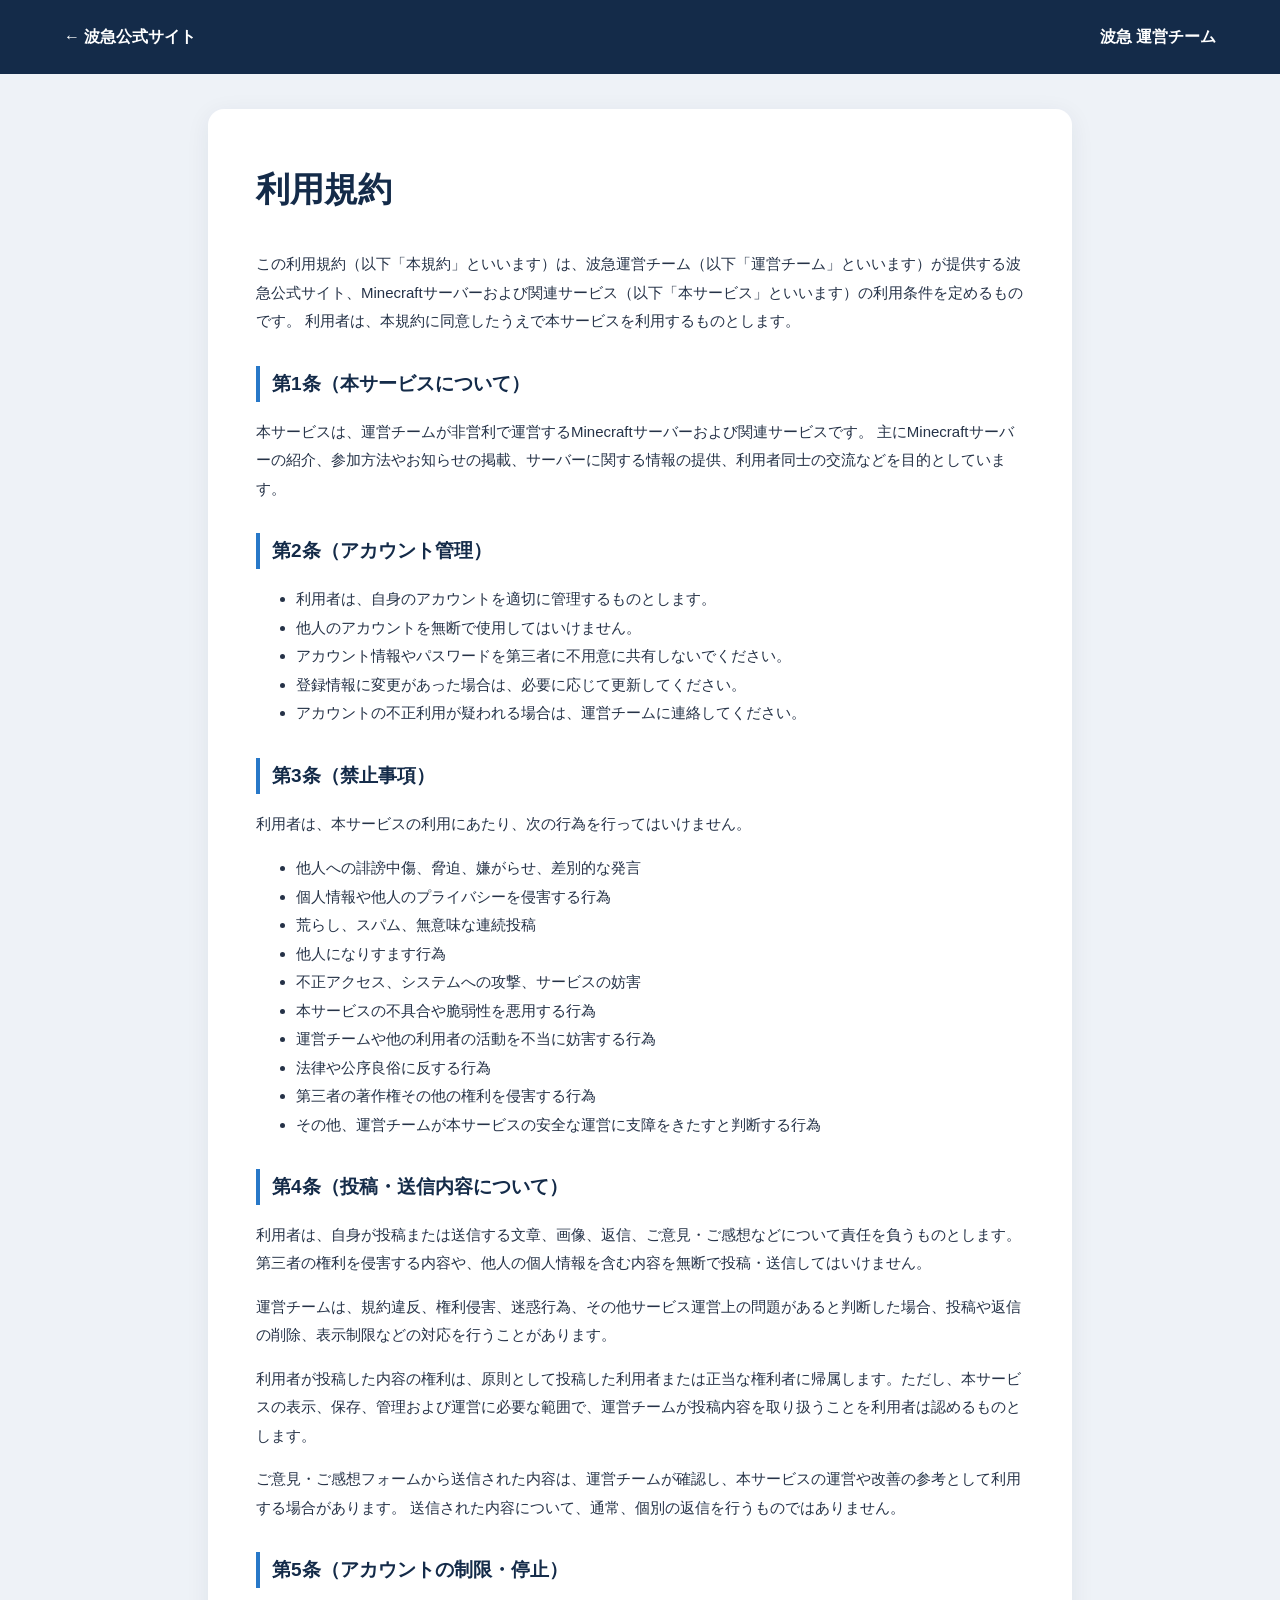
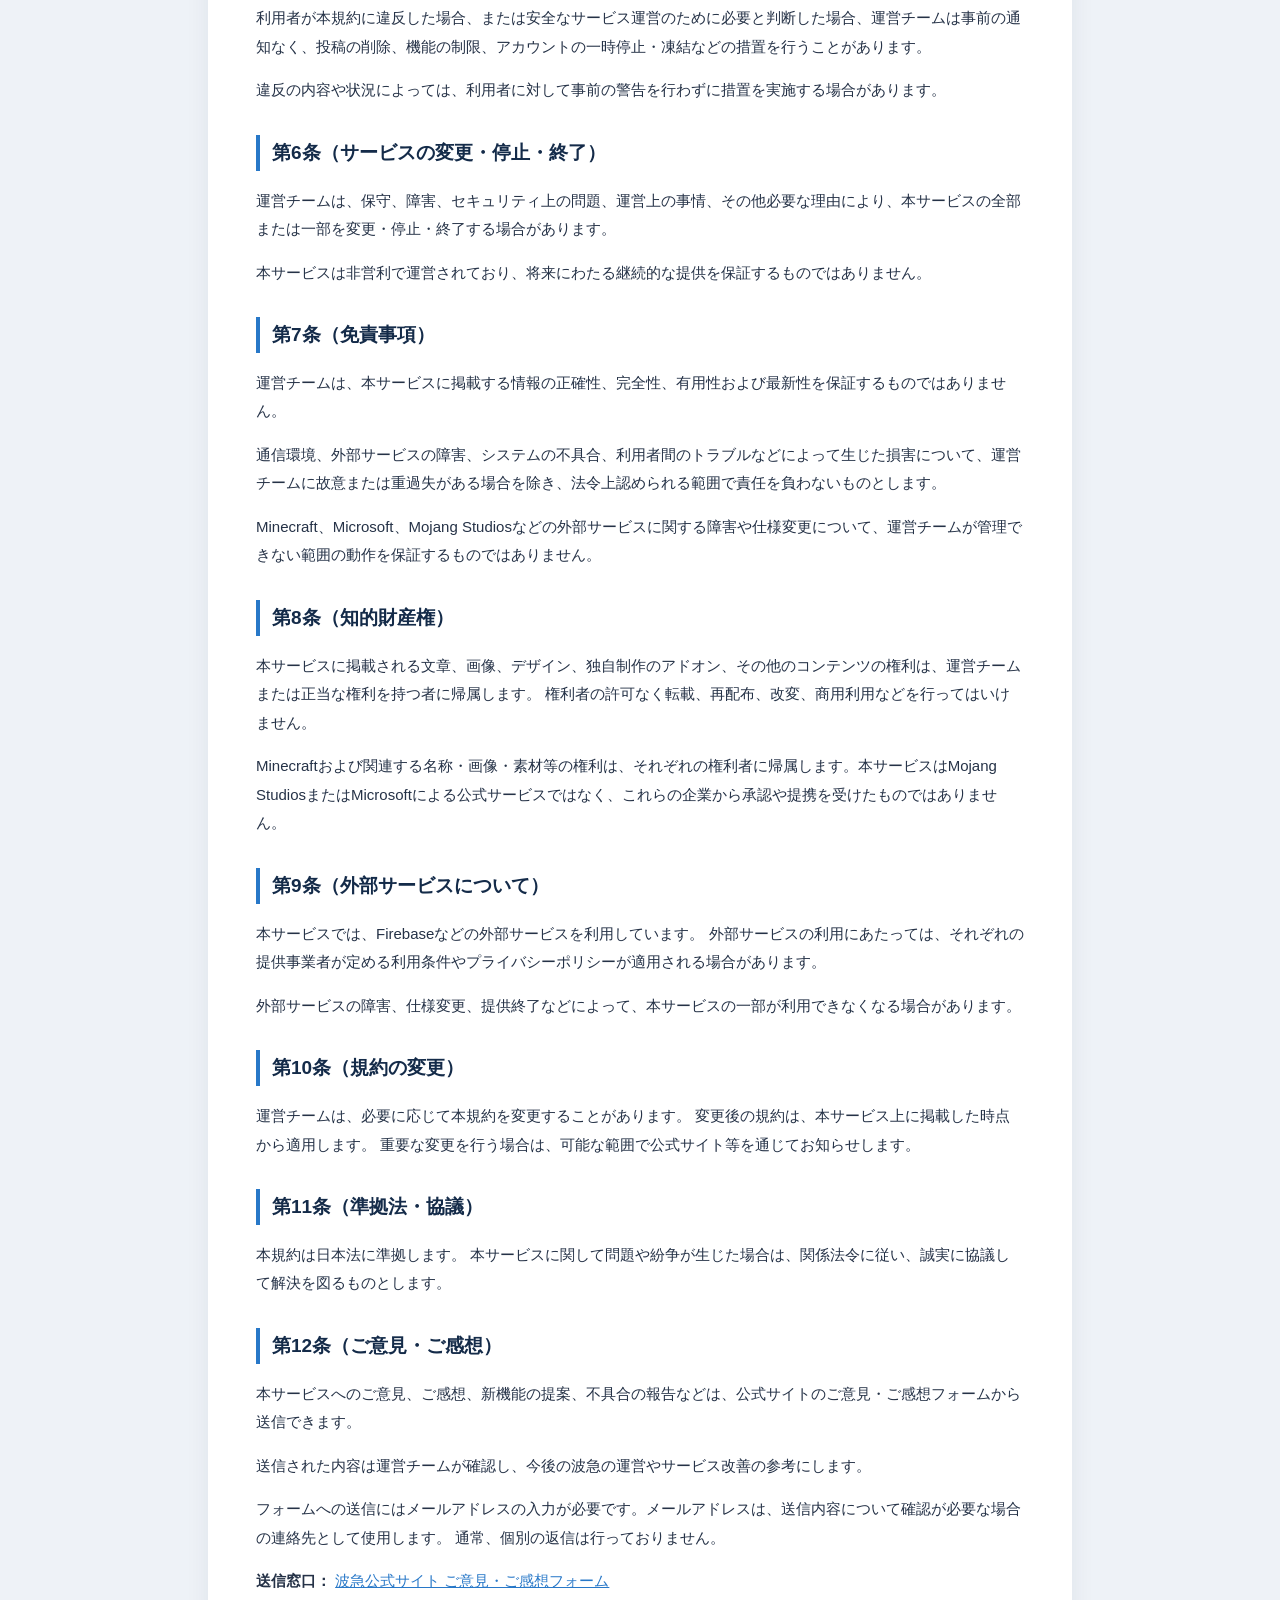
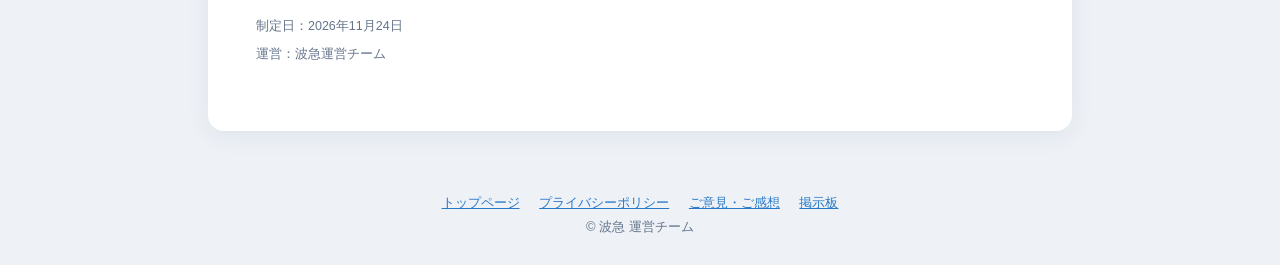
<file: terms.html>
<!DOCTYPE html>
<html lang="ja">
<head>
<meta charset="UTF-8">
<meta name="viewport" content="width=device-width,initial-scale=1">
<meta name="theme-color" content="#142B49">
<title>利用規約 | 波急公式サイト</title>
<link rel="icon" href="./icon.png">
<style>
*{box-sizing:border-box}
body{margin:0;font-family:"Yu Gothic UI","Meiryo",sans-serif;background:#eef2f7;color:#253247;line-height:1.9}
header{background:#142b49;color:white;padding:22px 5%;display:flex;align-items:center;justify-content:space-between;gap:15px;flex-wrap:wrap}
header a{color:white;text-decoration:none;font-weight:bold}
main{max-width:900px;margin:35px auto;padding:0 18px}
article{background:white;border-radius:16px;padding:clamp(22px,5vw,48px);box-shadow:0 5px 24px #142b4912}
h1{font-size:clamp(25px,4vw,34px);color:#142b49;margin-top:0}
h2{font-size:19px;color:#142b49;margin-top:30px;border-left:4px solid #2878c8;padding-left:12px}
p,li{font-size:15px}
a{color:#2878c8}
small{color:#64748b}
footer{text-align:center;padding:25px;color:#64748b;font-size:13px}
footer a{margin:0 8px}
</style>
</head>

<body>

<header>
<a href="./index.html">← 波急公式サイト</a>
<strong>波急 運営チーム</strong>
</header>

<main>
<article>

<h1>利用規約</h1>

<p>
この利用規約（以下「本規約」といいます）は、波急運営チーム（以下「運営チーム」といいます）が提供する波急公式サイト、Minecraftサーバーおよび関連サービス（以下「本サービス」といいます）の利用条件を定めるものです。
利用者は、本規約に同意したうえで本サービスを利用するものとします。
</p>

<h2>第1条（本サービスについて）</h2>
<p>
本サービスは、運営チームが非営利で運営するMinecraftサーバーおよび関連サービスです。
主にMinecraftサーバーの紹介、参加方法やお知らせの掲載、サーバーに関する情報の提供、利用者同士の交流などを目的としています。
</p>

<h2>第2条（アカウント管理）</h2>
<ul>
<li>利用者は、自身のアカウントを適切に管理するものとします。</li>
<li>他人のアカウントを無断で使用してはいけません。</li>
<li>アカウント情報やパスワードを第三者に不用意に共有しないでください。</li>
<li>登録情報に変更があった場合は、必要に応じて更新してください。</li>
<li>アカウントの不正利用が疑われる場合は、運営チームに連絡してください。</li>
</ul>

<h2>第3条（禁止事項）</h2>
<p>利用者は、本サービスの利用にあたり、次の行為を行ってはいけません。</p>
<ul>
<li>他人への誹謗中傷、脅迫、嫌がらせ、差別的な発言</li>
<li>個人情報や他人のプライバシーを侵害する行為</li>
<li>荒らし、スパム、無意味な連続投稿</li>
<li>他人になりすます行為</li>
<li>不正アクセス、システムへの攻撃、サービスの妨害</li>
<li>本サービスの不具合や脆弱性を悪用する行為</li>
<li>運営チームや他の利用者の活動を不当に妨害する行為</li>
<li>法律や公序良俗に反する行為</li>
<li>第三者の著作権その他の権利を侵害する行為</li>
<li>その他、運営チームが本サービスの安全な運営に支障をきたすと判断する行為</li>
</ul>

<h2>第4条（投稿・送信内容について）</h2>
<p>
利用者は、自身が投稿または送信する文章、画像、返信、ご意見・ご感想などについて責任を負うものとします。
第三者の権利を侵害する内容や、他人の個人情報を含む内容を無断で投稿・送信してはいけません。
</p>

<p>
運営チームは、規約違反、権利侵害、迷惑行為、その他サービス運営上の問題があると判断した場合、投稿や返信の削除、表示制限などの対応を行うことがあります。
</p>

<p>
利用者が投稿した内容の権利は、原則として投稿した利用者または正当な権利者に帰属します。ただし、本サービスの表示、保存、管理および運営に必要な範囲で、運営チームが投稿内容を取り扱うことを利用者は認めるものとします。
</p>

<p>
ご意見・ご感想フォームから送信された内容は、運営チームが確認し、本サービスの運営や改善の参考として利用する場合があります。
送信された内容について、通常、個別の返信を行うものではありません。
</p>

<h2>第5条（アカウントの制限・停止）</h2>
<p>
利用者が本規約に違反した場合、または安全なサービス運営のために必要と判断した場合、運営チームは事前の通知なく、投稿の削除、機能の制限、アカウントの一時停止・凍結などの措置を行うことがあります。
</p>
<p>
違反の内容や状況によっては、利用者に対して事前の警告を行わずに措置を実施する場合があります。
</p>

<h2>第6条（サービスの変更・停止・終了）</h2>
<p>
運営チームは、保守、障害、セキュリティ上の問題、運営上の事情、その他必要な理由により、本サービスの全部または一部を変更・停止・終了する場合があります。
</p>
<p>
本サービスは非営利で運営されており、将来にわたる継続的な提供を保証するものではありません。
</p>

<h2>第7条（免責事項）</h2>
<p>
運営チームは、本サービスに掲載する情報の正確性、完全性、有用性および最新性を保証するものではありません。
</p>
<p>
通信環境、外部サービスの障害、システムの不具合、利用者間のトラブルなどによって生じた損害について、運営チームに故意または重過失がある場合を除き、法令上認められる範囲で責任を負わないものとします。
</p>
<p>
Minecraft、Microsoft、Mojang Studiosなどの外部サービスに関する障害や仕様変更について、運営チームが管理できない範囲の動作を保証するものではありません。
</p>

<h2>第8条（知的財産権）</h2>
<p>
本サービスに掲載される文章、画像、デザイン、独自制作のアドオン、その他のコンテンツの権利は、運営チームまたは正当な権利を持つ者に帰属します。
権利者の許可なく転載、再配布、改変、商用利用などを行ってはいけません。
</p>
<p>
Minecraftおよび関連する名称・画像・素材等の権利は、それぞれの権利者に帰属します。本サービスはMojang StudiosまたはMicrosoftによる公式サービスではなく、これらの企業から承認や提携を受けたものではありません。
</p>

<h2>第9条（外部サービスについて）</h2>
<p>
本サービスでは、Firebaseなどの外部サービスを利用しています。
外部サービスの利用にあたっては、それぞれの提供事業者が定める利用条件やプライバシーポリシーが適用される場合があります。
</p>
<p>
外部サービスの障害、仕様変更、提供終了などによって、本サービスの一部が利用できなくなる場合があります。
</p>

<h2>第10条（規約の変更）</h2>
<p>
運営チームは、必要に応じて本規約を変更することがあります。
変更後の規約は、本サービス上に掲載した時点から適用します。
重要な変更を行う場合は、可能な範囲で公式サイト等を通じてお知らせします。
</p>

<h2>第11条（準拠法・協議）</h2>
<p>
本規約は日本法に準拠します。
本サービスに関して問題や紛争が生じた場合は、関係法令に従い、誠実に協議して解決を図るものとします。
</p>

<h2>第12条（ご意見・ご感想）</h2>
<p>
本サービスへのご意見、ご感想、新機能の提案、不具合の報告などは、公式サイトのご意見・ご感想フォームから送信できます。
</p>

<p>
送信された内容は運営チームが確認し、今後の波急の運営やサービス改善の参考にします。
</p>

<p>
フォームへの送信にはメールアドレスの入力が必要です。メールアドレスは、送信内容について確認が必要な場合の連絡先として使用します。
通常、個別の返信は行っておりません。
</p>

<p>
<strong>送信窓口：</strong>
<a href="./contact.html">波急公式サイト ご意見・ご感想フォーム</a>
</p>

<p>
<small>
制定日：2026年11月24日<br>
運営：波急運営チーム
</small>
</p>

</article>
</main>

<footer>
<a href="./index.html">トップページ</a>
<a href="./privacy.html">プライバシーポリシー</a>
<a href="./contact.html">ご意見・ご感想</a>
<a href="./board.html">掲示板</a>
<br>
© 波急 運営チーム
</footer>

</body>
</html>
</file>
<file: theme.css>
/* =========================
   Namikyu 共通テーマ
========================= */

/* 切り替えボタン */
.theme-toggle {
  display: flex;
  align-items: center;
  justify-content: center;
  flex: 0 0 44px;
  width: 44px;
  height: 44px;
  padding: 0;
  color: #fff;
  font-size: 20px;
  font-weight: 700;
  border: 1px solid rgba(255,255,255,.55);
  border-radius: 7px;
  background: rgba(255,255,255,.12);
  cursor: pointer;
  transition: background .2s, transform .2s;
}

.theme-toggle:hover {
  background: rgba(255,255,255,.28);
}

.theme-toggle:active {
  transform: scale(.95);
}

/* ホーム画面以外のダークモード */
html[data-theme="dark"]:not([data-theme-static="true"]) {
  color-scheme: dark;
}

html[data-theme="dark"]:not([data-theme-static="true"]) body {
  background: #111c2b !important;
  color: #e4edf7 !important;
}

/* ページ見出し */
html[data-theme="dark"]:not([data-theme-static="true"]) .page-heading h1,
html[data-theme="dark"]:not([data-theme-static="true"]) .page-title {
  color: #eaf3ff !important;
}

html[data-theme="dark"]:not([data-theme-static="true"]) .page-heading p,
html[data-theme="dark"]:not([data-theme-static="true"]) .page-subtitle {
  color: #a8bfd5 !important;
}

/* お知らせ・運営メンバー */
html[data-theme="dark"]:not([data-theme-static="true"]) .news-item,
html[data-theme="dark"]:not([data-theme-static="true"]) .staff-card,
html[data-theme="dark"]:not([data-theme-static="true"]) .intro {
  background: #1c2b3e !important;
  color: #e4edf7 !important;
  border-color: #344a62 !important;
}

html[data-theme="dark"]:not([data-theme-static="true"]) .news-heading,
html[data-theme="dark"]:not([data-theme-static="true"]) .staff-name {
  color: #eaf3ff !important;
}

html[data-theme="dark"]:not([data-theme-static="true"]) .news-description,
html[data-theme="dark"]:not([data-theme-static="true"]) .staff-description {
  color: #c3d2e2 !important;
}

html[data-theme="dark"]:not([data-theme-static="true"]) .news-date,
html[data-theme="dark"]:not([data-theme-static="true"]) .staff-display-name,
html[data-theme="dark"]:not([data-theme-static="true"]) .footer {
  color: #9db2c8 !important;
}

/* 運営メンバーのスキン枠 */
html[data-theme="dark"]:not([data-theme-static="true"]) .skin-frame {
  background: #26384d !important;
  border-color: #40566e !important;
}

/* サーバー参加ページ */
html[data-theme="dark"]:not([data-theme-static="true"]) .section {
  background: #1c2b3e !important;
  color: #e4edf7 !important;
  border-color: #344a62 !important;
}

html[data-theme="dark"]:not([data-theme-static="true"]) .connection-item,
html[data-theme="dark"]:not([data-theme-static="true"]) .step {
  background: #26384d !important;
  color: #e4edf7 !important;
}

html[data-theme="dark"]:not([data-theme-static="true"]) .notice {
  background: #493b20 !important;
  color: #ffe6a8 !important;
  border-color: #80652e !important;
}

/* 在線位置ページ：共通カラー変数 */
html[data-theme="dark"]:not([data-theme-static="true"]) {
  --navy: #eaf3ff;
  --blue: #2699df;
  --light-blue: #263d53;
  --text: #e4edf7;
  --muted: #a4b8cc;
  --border: #354b62;
  --surface: #1c2b3e;
  --background: #111c2b;
}

/* 在線位置ページ：一般的なパネル類 */
html[data-theme="dark"]:not([data-theme-static="true"]) .panel,
html[data-theme="dark"]:not([data-theme-static="true"]) .status-panel,
html[data-theme="dark"]:not([data-theme-static="true"]) .player-panel,
html[data-theme="dark"]:not([data-theme-static="true"]) .modal-content,
html[data-theme="dark"]:not([data-theme-static="true"]) .map-controls {
  background-color: #1c2b3e !important;
  color: #e4edf7 !important;
  border-color: #354b62 !important;
}

/* ヘッダーの青いグラデーションは変更しない */
.header {
  background: linear-gradient(
    110deg,
    #075d9b 0,
    #087fc4 55%,
    #129bd2 100%
  );
}

@media (max-width: 650px) {
  .theme-toggle {
    flex-basis: 36px;
    width: 36px;
    height: 38px;
    font-size: 18px;
  }
}
/* =====================================
   在線位置ページ：ダークモード対応
===================================== */

/* ページ全体 */
html[data-theme="dark"]:not([data-theme-static="true"]) {
  --navy: #eaf3ff;
  --blue: #2699df;
  --light-blue: #263d53;
  --text: #e4edf7;
  --muted: #a4b8cc;
  --border: #354b62;
  --surface: #1c2b3e;
  --background: #111c2b;
}

html[data-theme="dark"]:not([data-theme-static="true"]) body {
  background: var(--background);
  color: var(--text);
}

/* 見出し・説明 */
html[data-theme="dark"]:not([data-theme-static="true"]) h2 {
  color: #eaf3ff;
}

html[data-theme="dark"]:not([data-theme-static="true"]) .subtitle {
  color: #9db2c8;
}

/* 接続状況 */
html[data-theme="dark"]:not([data-theme-static="true"]) .status {
  background: #1c2b3e;
  color: #b8c9da;
  border-color: #354b62;
  box-shadow: 0 2px 8px #0003;
}

html[data-theme="dark"]:not([data-theme-static="true"]) .status strong {
  color: #e4edf7;
}

html[data-theme="dark"]:not([data-theme-static="true"]) .online-count {
  background: #173e32;
  color: #70dba7;
}

html[data-theme="dark"]:not([data-theme-static="true"]) .online-count strong {
  color: #8aebba;
}

/* 凡例 */
html[data-theme="dark"]:not([data-theme-static="true"]) .legend {
  color: #b5c7d9;
}

/* マップ背景 */
html[data-theme="dark"]:not([data-theme-static="true"]) #mapArea {
  background: #172638;
  border-color: #354b62;
  box-shadow: 0 3px 14px #0003;
}

/* マップのグリッド線 */
html[data-theme="dark"]:not([data-theme-static="true"]) .grid-line {
  stroke: #34485d;
}

/* プレイヤー名ラベル */
html[data-theme="dark"]:not([data-theme-static="true"]) .player-name-label {
  fill: #eaf3ff;
  stroke: #172638;
}

/* 方位表示 */
html[data-theme="dark"]:not([data-theme-static="true"]) .compass {
  color: #c0d1e2;
  text-shadow: 0 1px 3px #000;
}

html[data-theme="dark"]:not([data-theme-static="true"]) .compass .center {
  color: #829bb3;
}

/* マップ操作ボタン */
html[data-theme="dark"]:not([data-theme-static="true"]) .map-controls button {
  background: #26384d;
  color: #e4edf7;
  border-color: #435a72;
  box-shadow: 0 2px 6px #0004;
}

html[data-theme="dark"]:not([data-theme-static="true"]) .map-controls button:hover {
  background: #354d66;
}

/* マップ操作説明 */
html[data-theme="dark"]:not([data-theme-static="true"]) .map-help {
  background: #1c2b3eeb;
  color: #b4c6d8;
}

/* プレイヤー一覧 */
html[data-theme="dark"]:not([data-theme-static="true"]) .player-panel {
  background: #1c2b3ef5;
  border-color: #354b62;
  box-shadow: 0 4px 16px #0005;
}

html[data-theme="dark"]:not([data-theme-static="true"]) .player-panel-head {
  color: #e4edf7;
  border-bottom-color: #354b62;
}

html[data-theme="dark"]:not([data-theme-static="true"]) .player-panel-count {
  background: #173e32;
  color: #80e4b0;
}

html[data-theme="dark"]:not([data-theme-static="true"]) .player-panel-head button {
  background: #30465d;
  color: #dceafa;
}

html[data-theme="dark"]:not([data-theme-static="true"]) .player-panel-head button:hover {
  background: #405a73;
}

html[data-theme="dark"]:not([data-theme-static="true"]) .player-row {
  color: #dceafa;
}

html[data-theme="dark"]:not([data-theme-static="true"]) .player-row:hover {
  background: #293e54;
  border-color: #405a73;
}

html[data-theme="dark"]:not([data-theme-static="true"]) .player-row-name {
  color: #e4edf7;
}

html[data-theme="dark"]:not([data-theme-static="true"]) .player-row img {
  background: #30445a;
}

html[data-theme="dark"]:not([data-theme-static="true"]) .player-empty {
  color: #9db2c8;
}

/* モーダル背景 */
html[data-theme="dark"]:not([data-theme-static="true"]) .modal-card {
  background: #1c2b3e;
  color: #e4edf7;
  border-color: #354b62;
  box-shadow: 0 15px 50px #0008;
}

html[data-theme="dark"]:not([data-theme-static="true"]) .modal-title {
  color: #eaf3ff;
}

html[data-theme="dark"]:not([data-theme-static="true"]) .modal-close {
  background: #30465d;
  color: #e4edf7;
}

html[data-theme="dark"]:not([data-theme-static="true"]) .modal-close:hover {
  background: #405a73;
}

/* プレイヤー詳細 */
html[data-theme="dark"]:not([data-theme-static="true"]) .detail-player {
  background: #26384d;
  border-color: #40566e;
}

html[data-theme="dark"]:not([data-theme-static="true"]) .detail-player img {
  background: #30445a;
}

html[data-theme="dark"]:not([data-theme-static="true"]) .detail-player-name {
  color: #eaf3ff;
}

/* 列車詳細 */
html[data-theme="dark"]:not([data-theme-static="true"]) .train-summary {
  background: #26384d;
}

html[data-theme="dark"]:not([data-theme-static="true"]) .train-destination {
  color: #eaf3ff;
}

/* 詳細情報の各項目 */
html[data-theme="dark"]:not([data-theme-static="true"]) .detail-item {
  background: #26384d;
  border-color: #40566e;
}

html[data-theme="dark"]:not([data-theme-static="true"]) .detail-label {
  color: #9db2c8;
}

html[data-theme="dark"]:not([data-theme-static="true"]) .detail-value {
  color: #e4edf7;
}

html[data-theme="dark"]:not([data-theme-static="true"]) .detail-note {
  color: #9db2c8;
}

/* スクロールバー */
html[data-theme="dark"]:not([data-theme-static="true"]) .player-list,
html[data-theme="dark"]:not([data-theme-static="true"]) .modal-card {
  scrollbar-color: #50677f #1c2b3e;
}

/* ヘッダーは従来の青いグラデーションを維持 */
html[data-theme="dark"] .header {
  background: linear-gradient(
    110deg,
    #075d9b 0%,
    #087fc4 55%,
    #129bd2 100%
  );
}

/* サーバー参加ページ：紺色文字の修正 */
html[data-theme="dark"]:not([data-theme-static="true"]) .section h2,
html[data-theme="dark"]:not([data-theme-static="true"]) .connection-item *,
html[data-theme="dark"]:not([data-theme-static="true"]) .step *,
html[data-theme="dark"]:not([data-theme-static="true"]) .page-heading h1 {
  color: #eaf3ff !important;
}

html[data-theme="dark"]:not([data-theme-static="true"]) .page-heading p {
  color: #a8bfd5 !important;
}

/* =====================================
   サーバー参加ページ：ダークモード文字色修正
===================================== */

/* ページ見出し */
html[data-theme="dark"]:not([data-theme-static="true"]) .page-heading h1 {
  color: #eaf3ff !important;
}

html[data-theme="dark"]:not([data-theme-static="true"]) .page-heading p {
  color: #a9bfd5 !important;
}

/* セクション見出し */
html[data-theme="dark"]:not([data-theme-static="true"]) .section h2 {
  color: #eaf3ff !important;
}

/* 接続情報 */
html[data-theme="dark"]:not([data-theme-static="true"]) .connection-label {
  color: #b5c9dc !important;
}

html[data-theme="dark"]:not([data-theme-static="true"]) .connection-value {
  color: #f0f6ff !important;
}

/* 参加手順の説明 */
html[data-theme="dark"]:not([data-theme-static="true"]) .step-text {
  color: #dce8f5 !important;
}

html[data-theme="dark"]:not([data-theme-static="true"]) .step-text strong {
  color: #ffffff !important;
}

/* 通常の説明文・リスト */
html[data-theme="dark"]:not([data-theme-static="true"]) .section p,
html[data-theme="dark"]:not([data-theme-static="true"]) .section li {
  color: #dce8f5 !important;
}

/* 注意事項 */
html[data-theme="dark"]:not([data-theme-static="true"]) .notice {
  background: #3b3425 !important;
  color: #ffe7b5 !important;
  border-left-color: #e6a23c;
}

/* 注意事項内の文字 */
html[data-theme="dark"]:not([data-theme-static="true"]) .notice * {
  color: #ffe7b5 !important;
}

/* コピー後のボタン */
html[data-theme="dark"]:not([data-theme-static="true"]) .copy-button {
  color: #ffffff !important;
}

/* フッター */
html[data-theme="dark"]:not([data-theme-static="true"]) .footer {
  color: #9db2c8 !important;
}
/* =====================================
   在線位置：マップ上のプレイヤー名表示
   ダークモード修正
===================================== */

html[data-theme="dark"]:not([data-theme-static="true"]) .player-name-label {
  background: #17212e !important;
  color: #ffffff !important;
  border: 1px solid #52677d !important;
  box-shadow: 0 2px 6px rgba(0, 0, 0, 0.45) !important;
}/* 在線位置：プレイヤー名の背景 */
html[data-theme="dark"]:not([data-theme-static="true"]) .player-name-background {
  fill: #172638 !important;
  stroke: #52677d !important;
  stroke-width: 1.5px;
}
</file>
